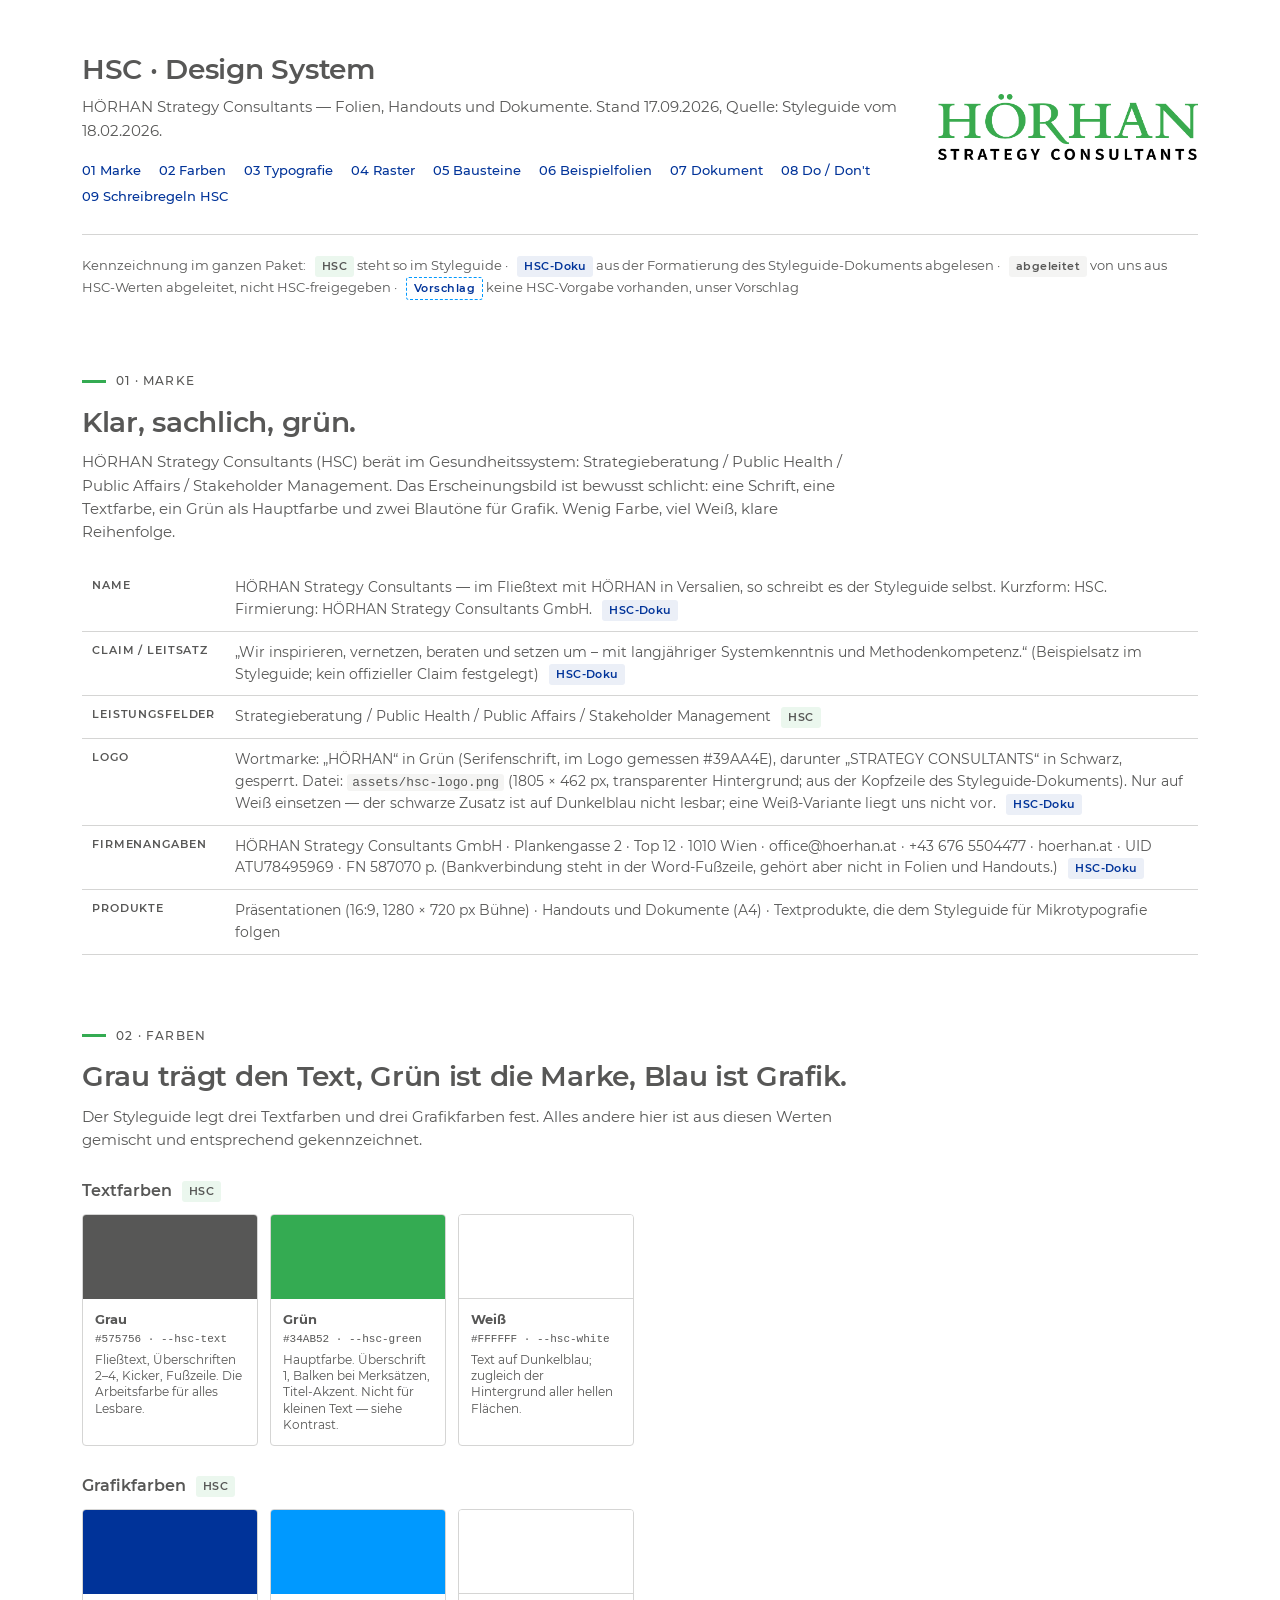
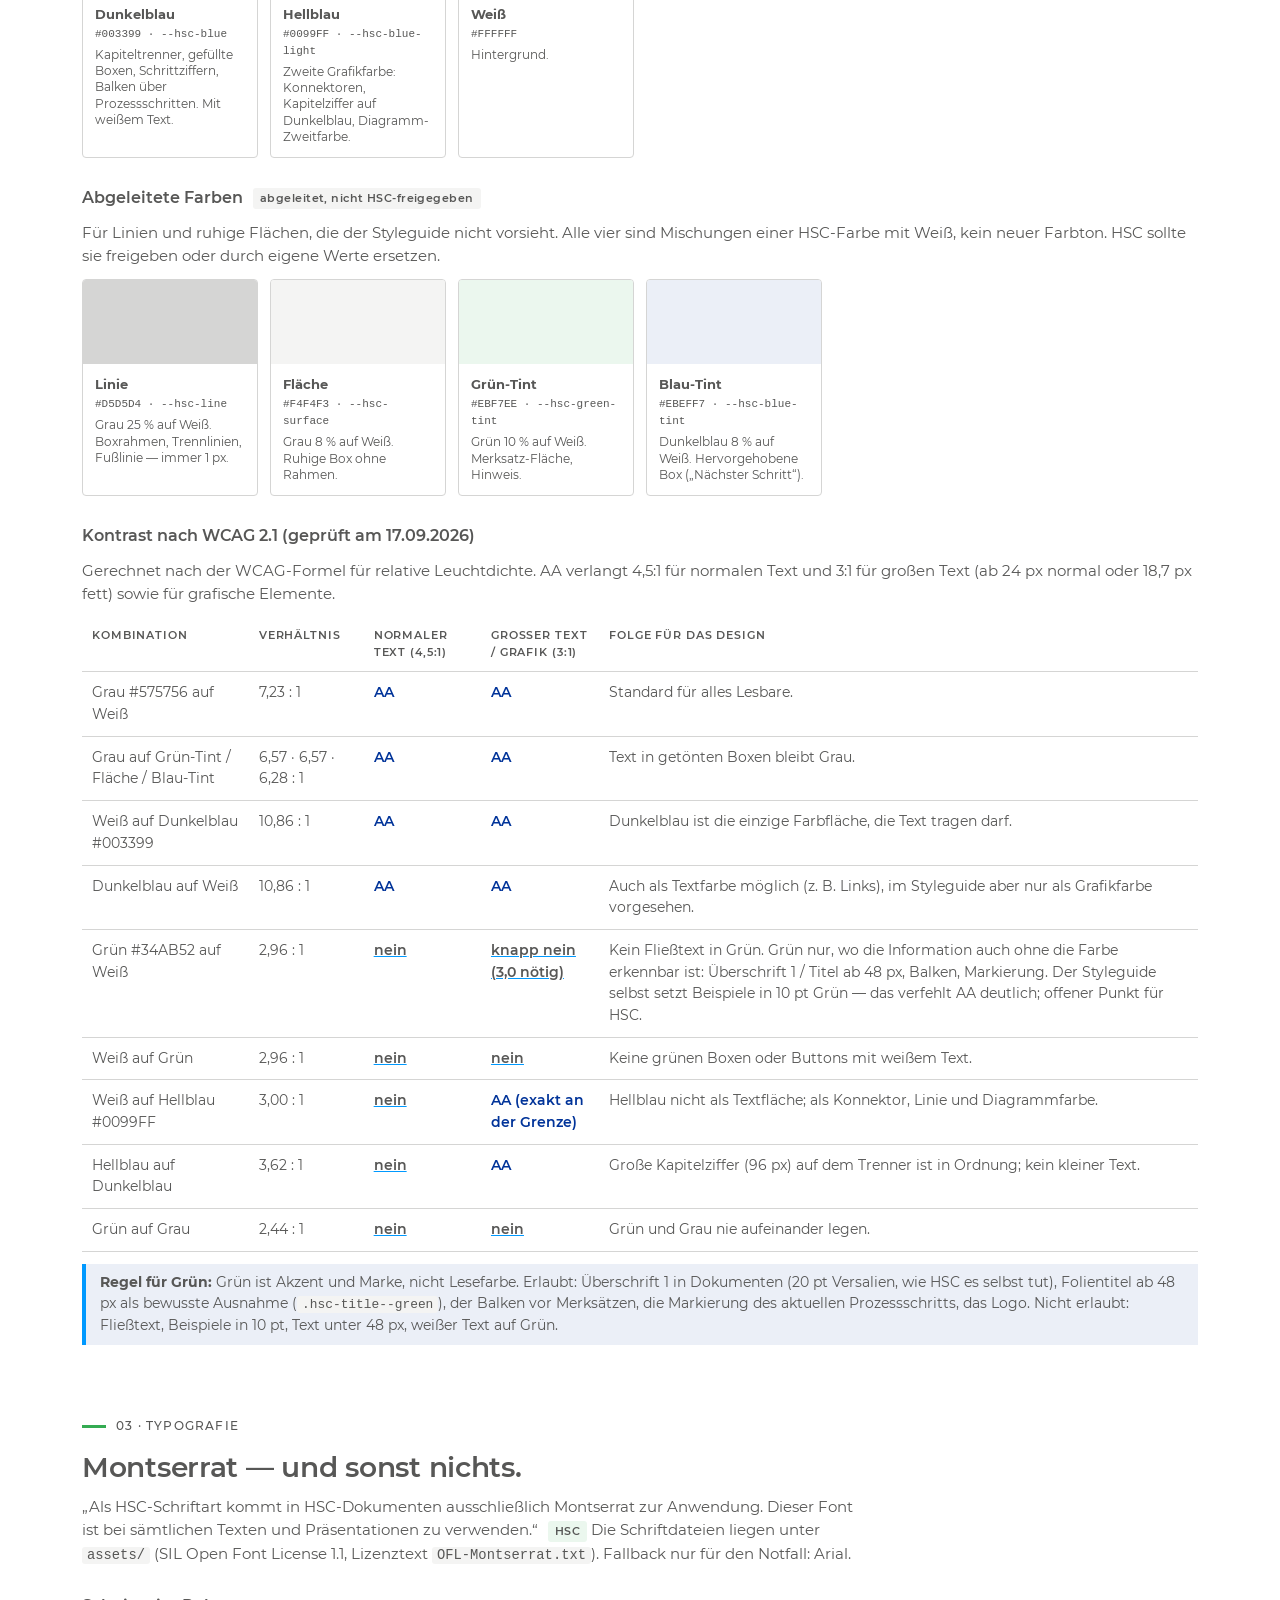
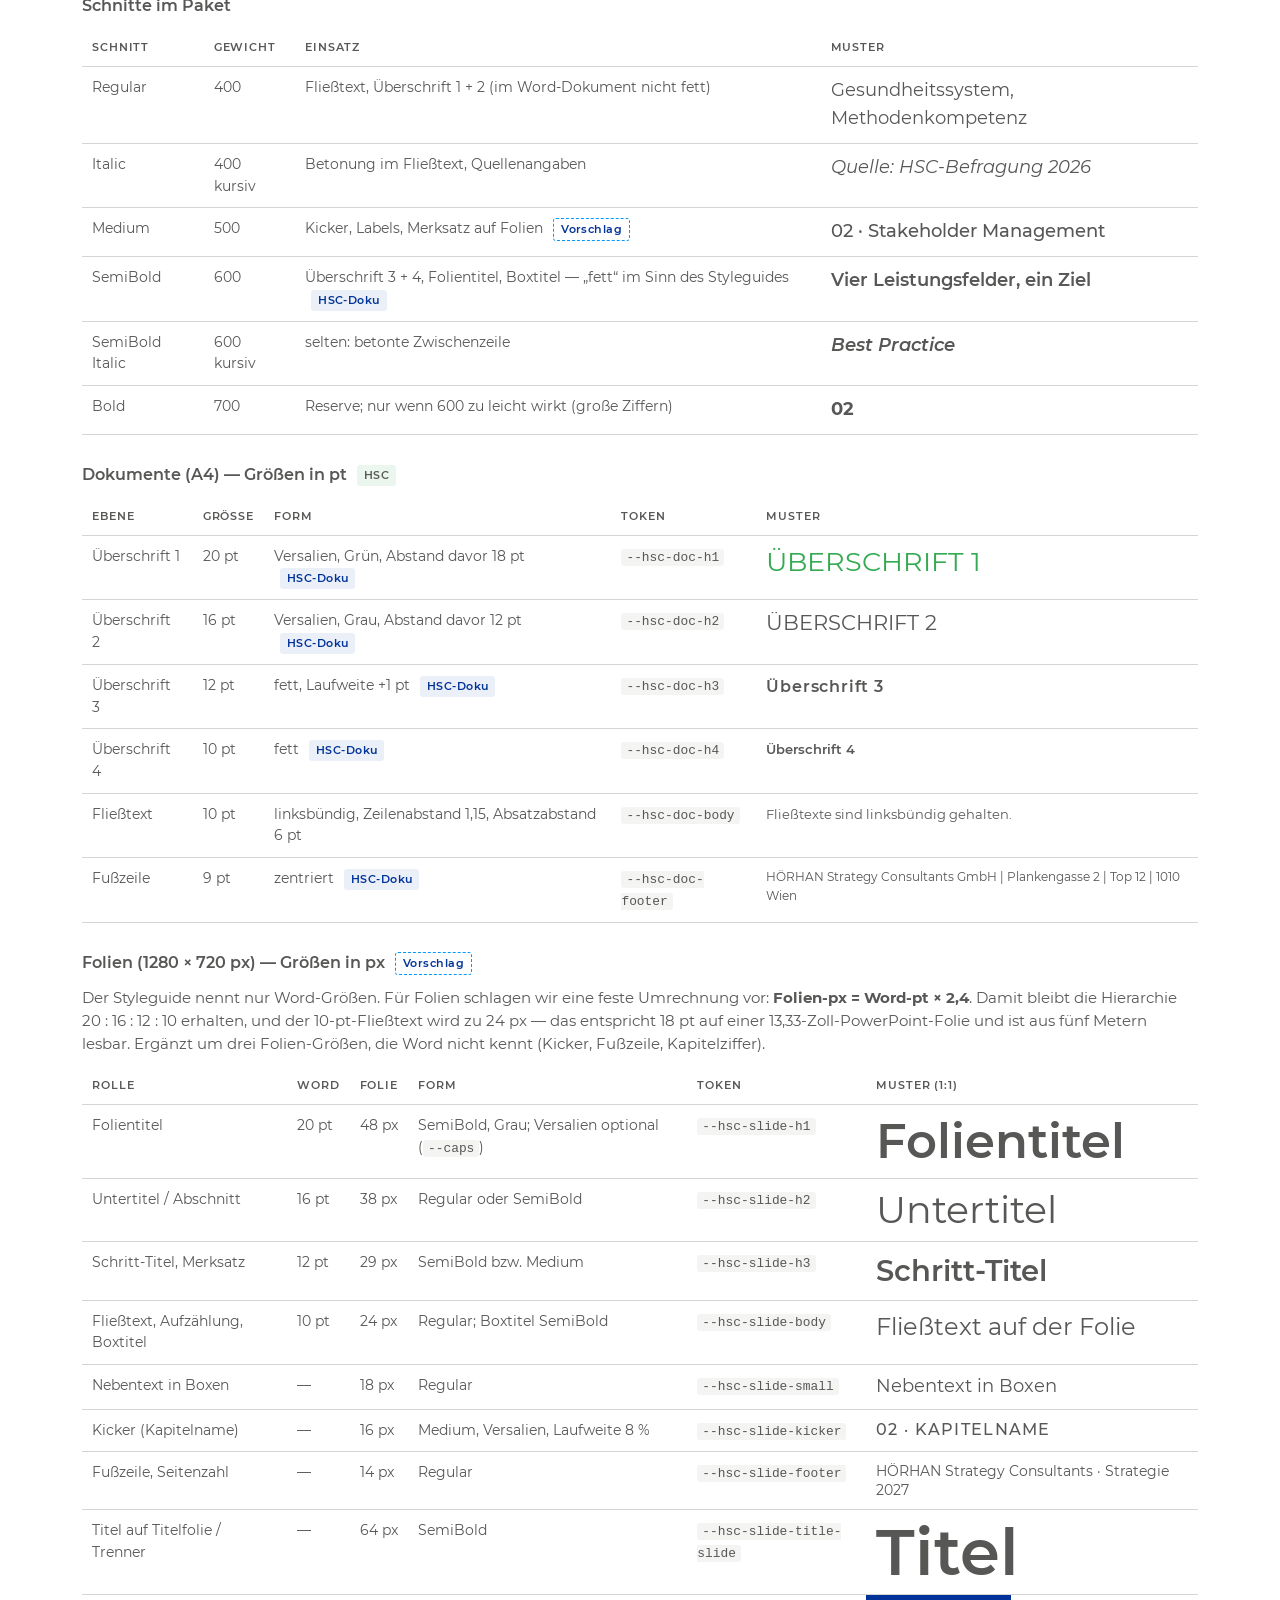
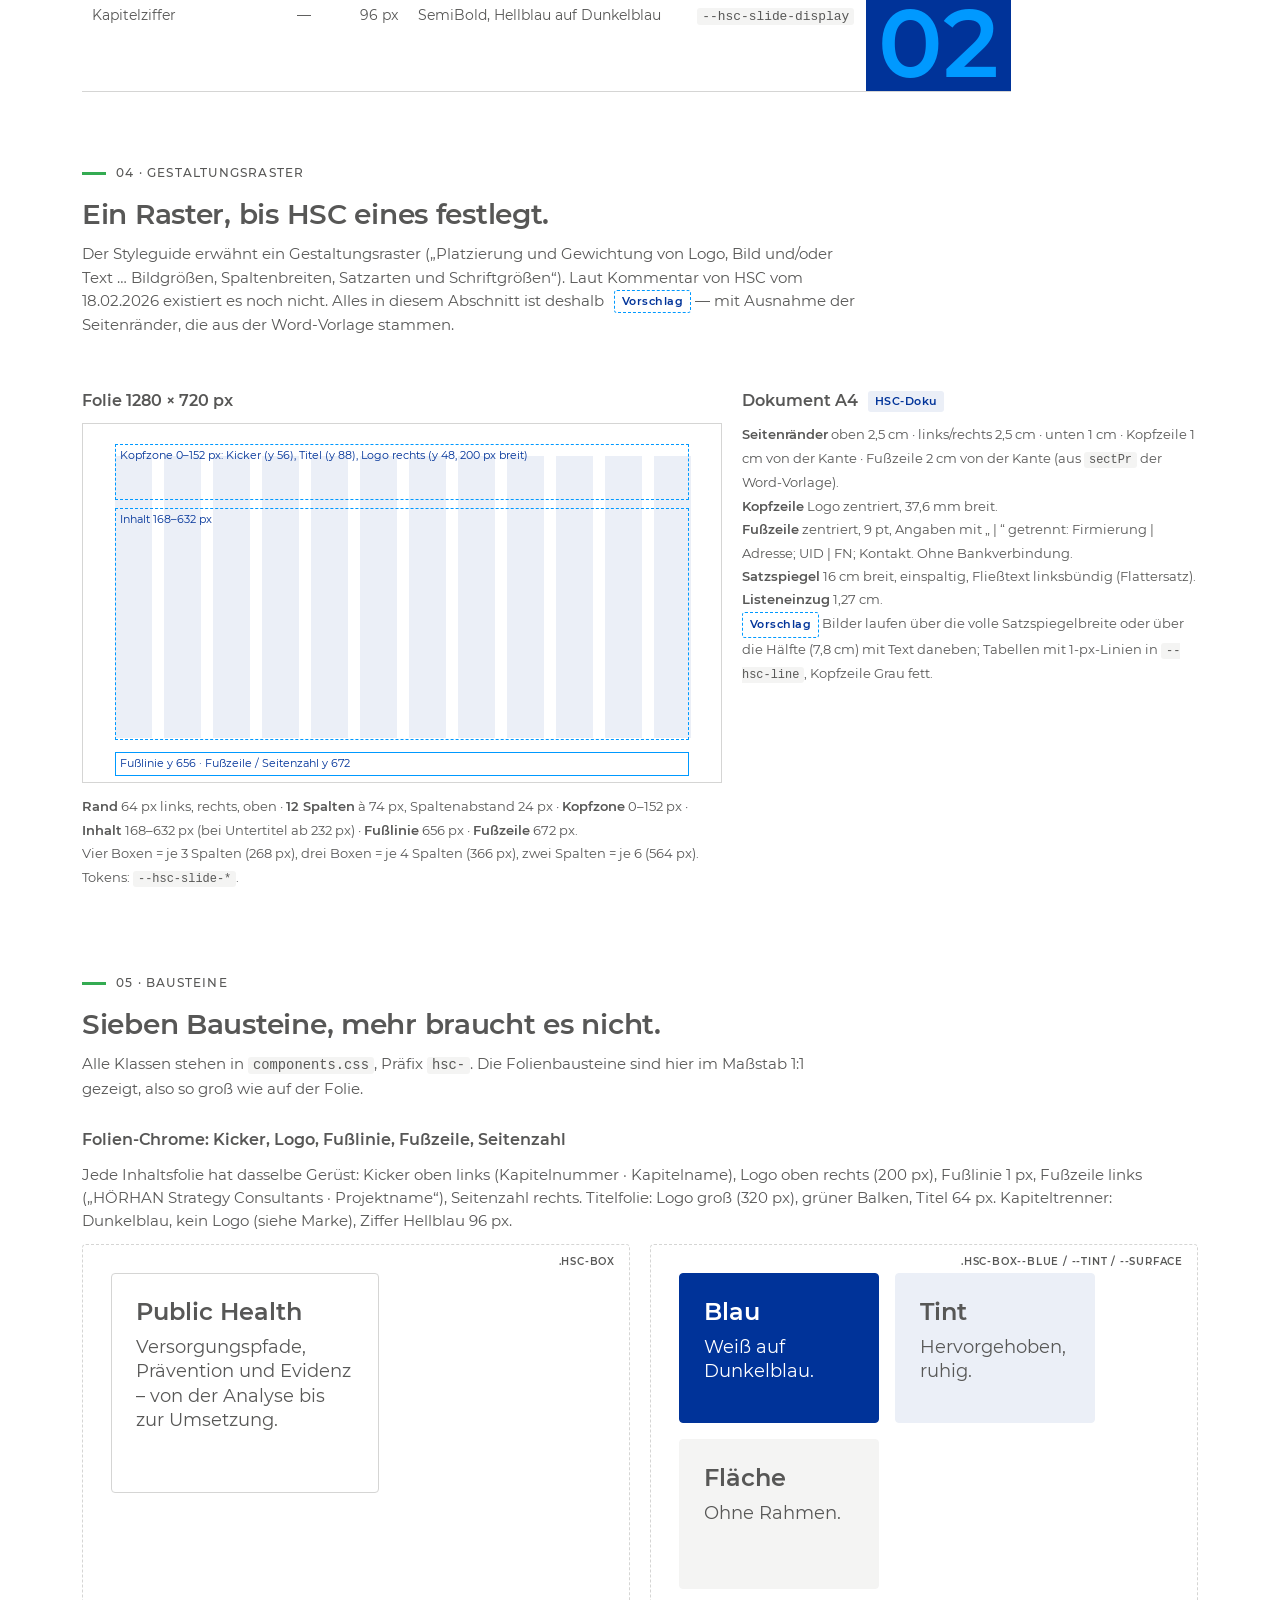
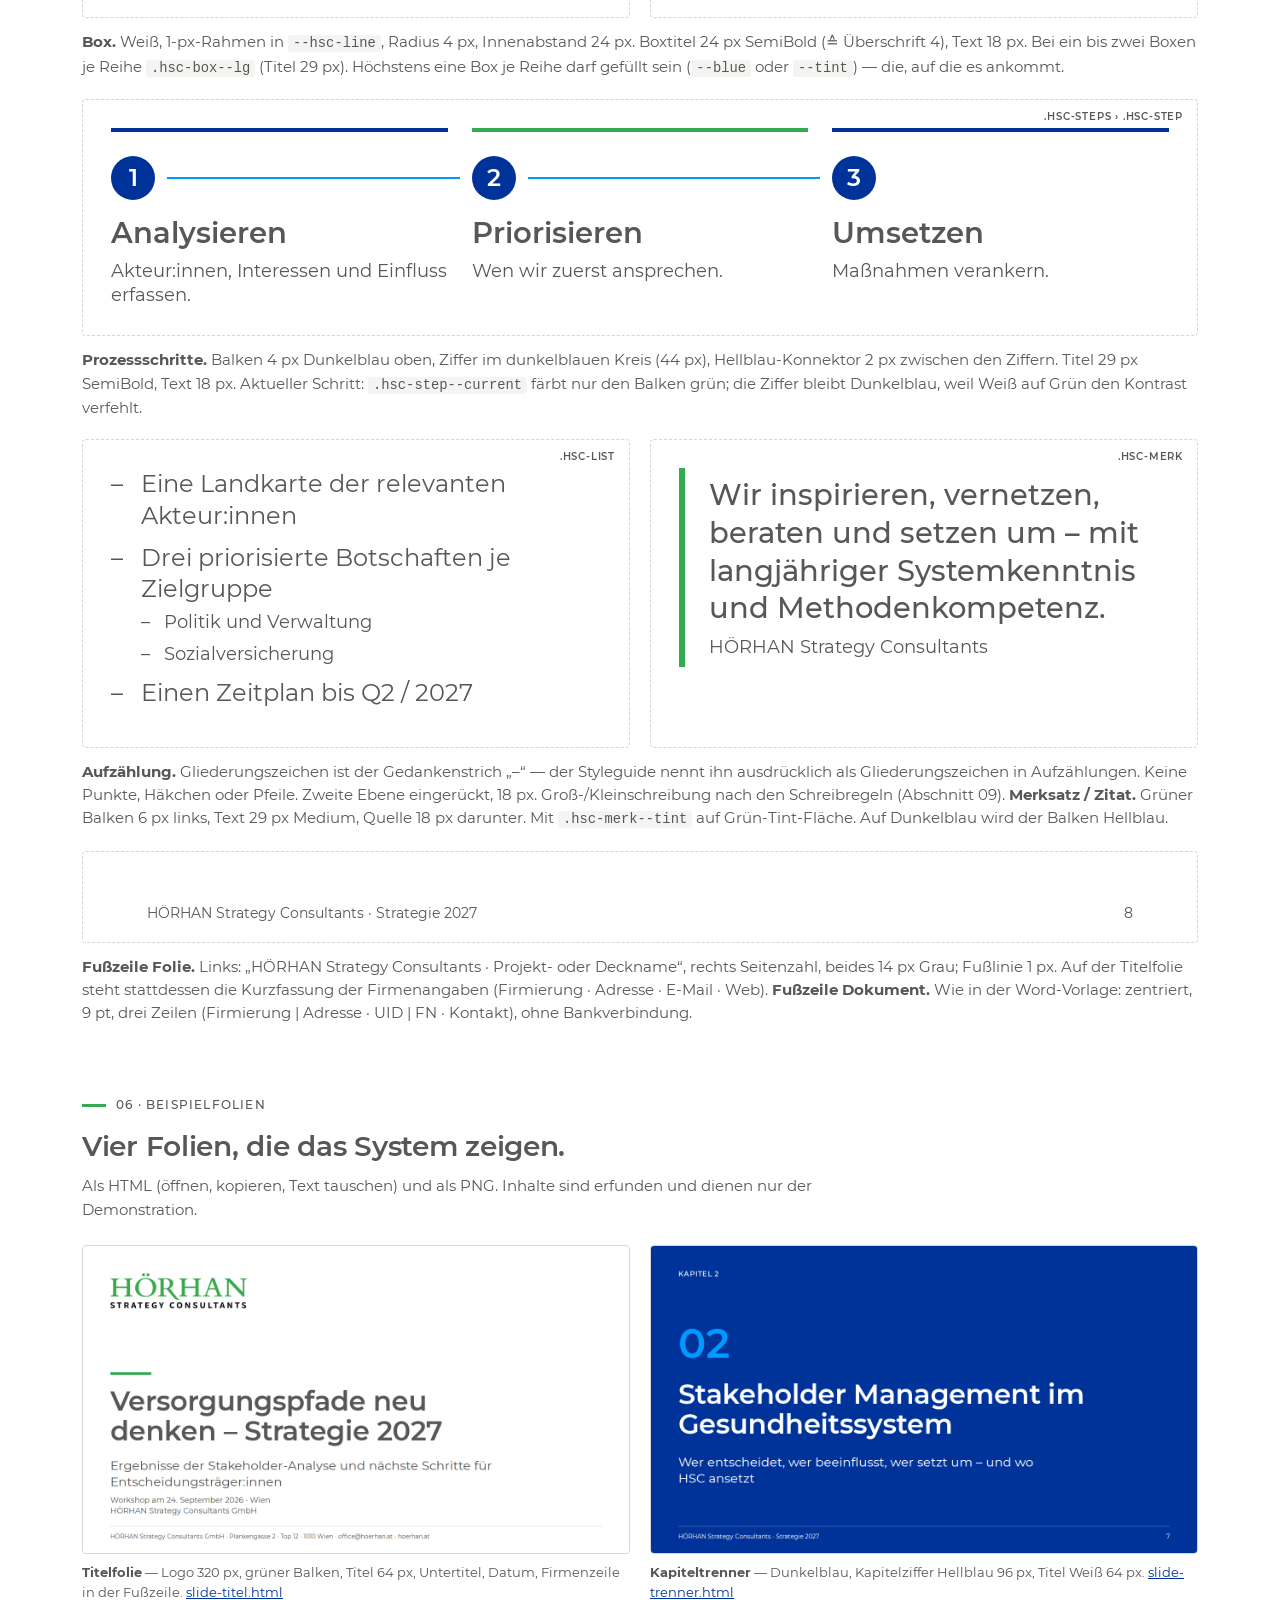
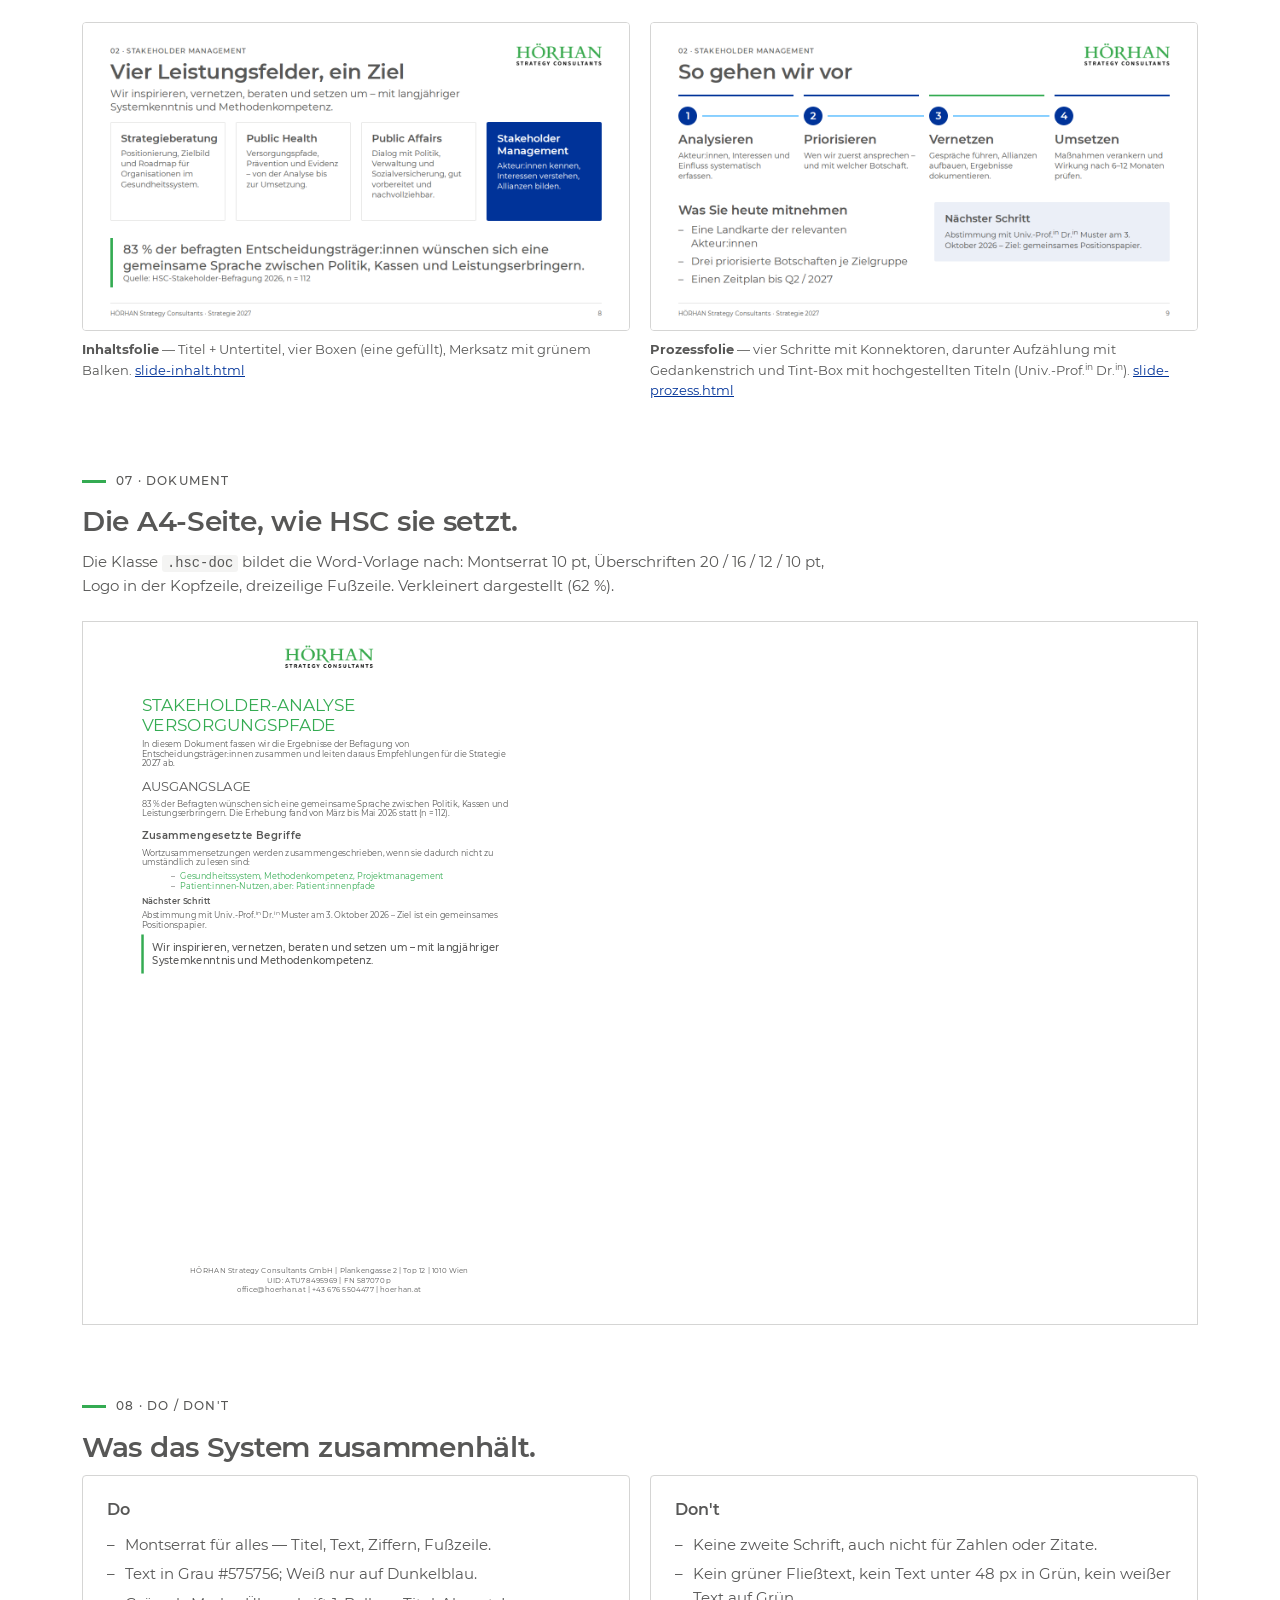
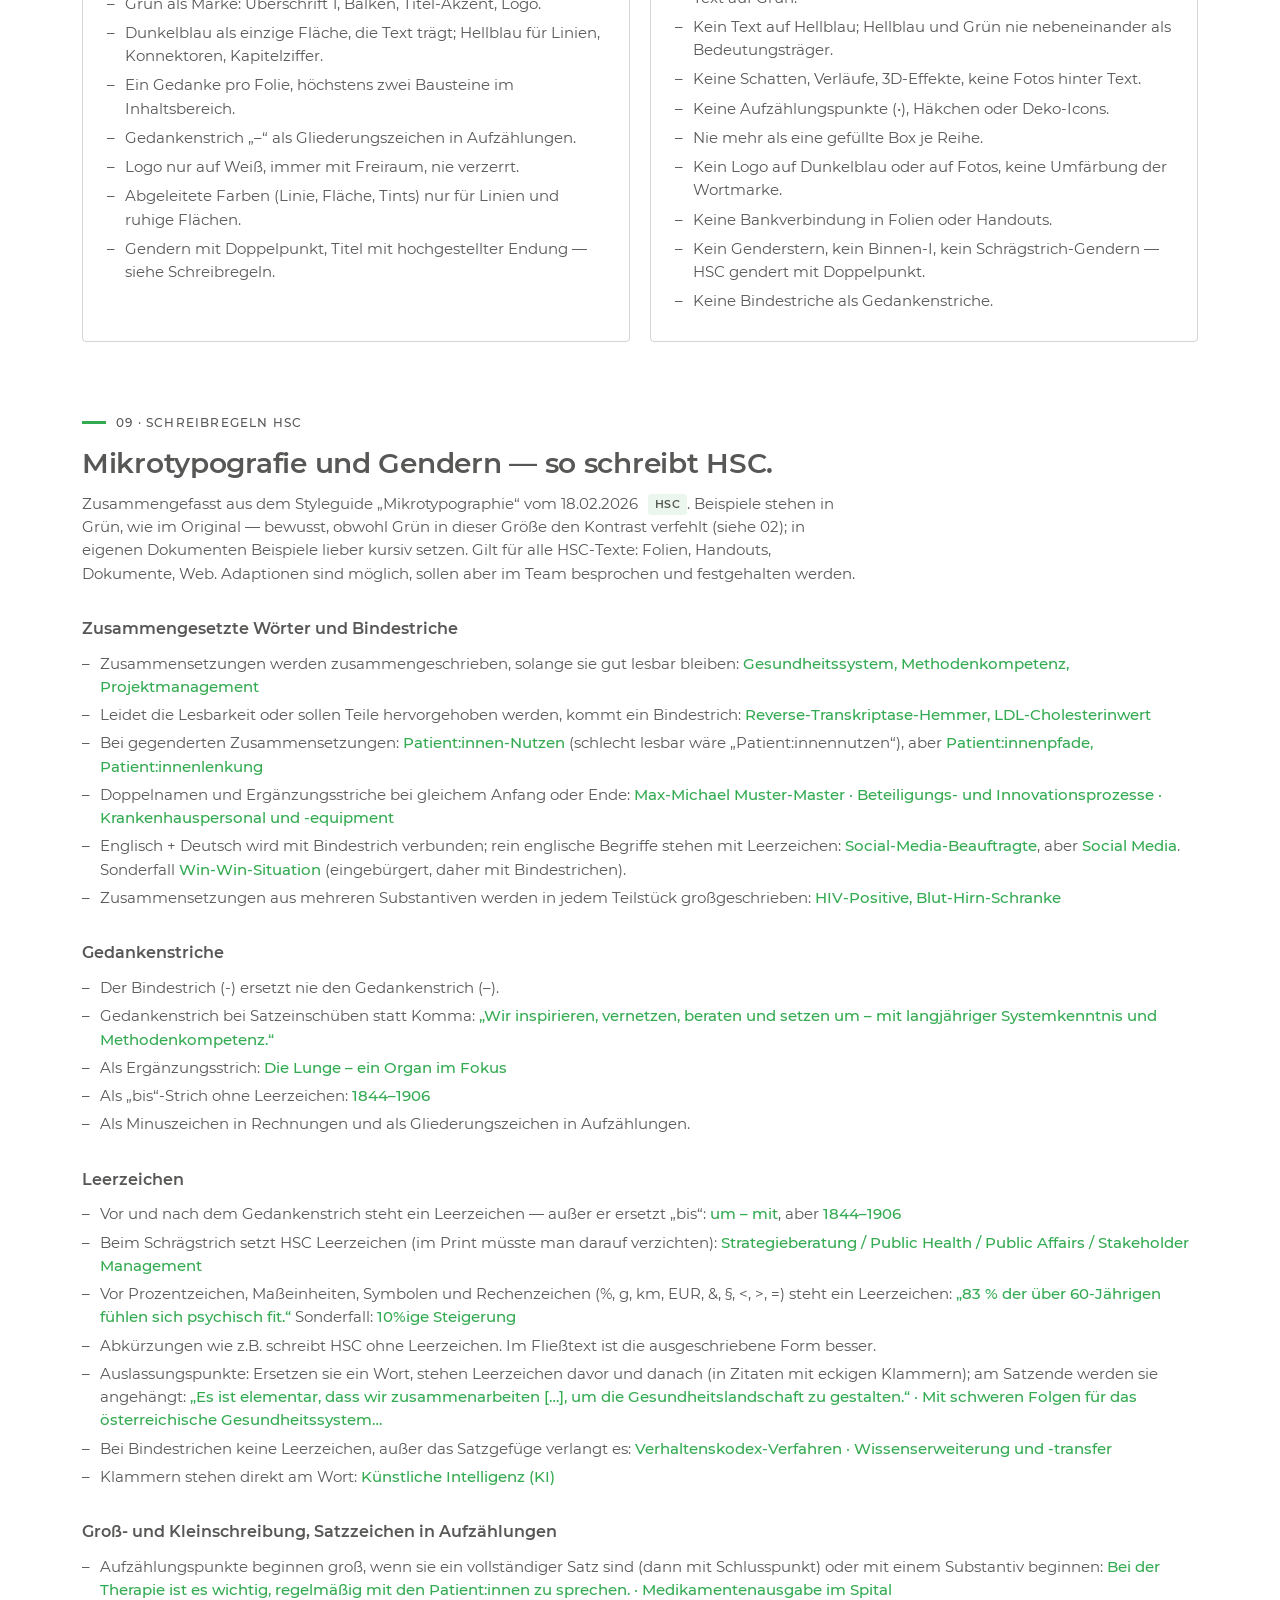
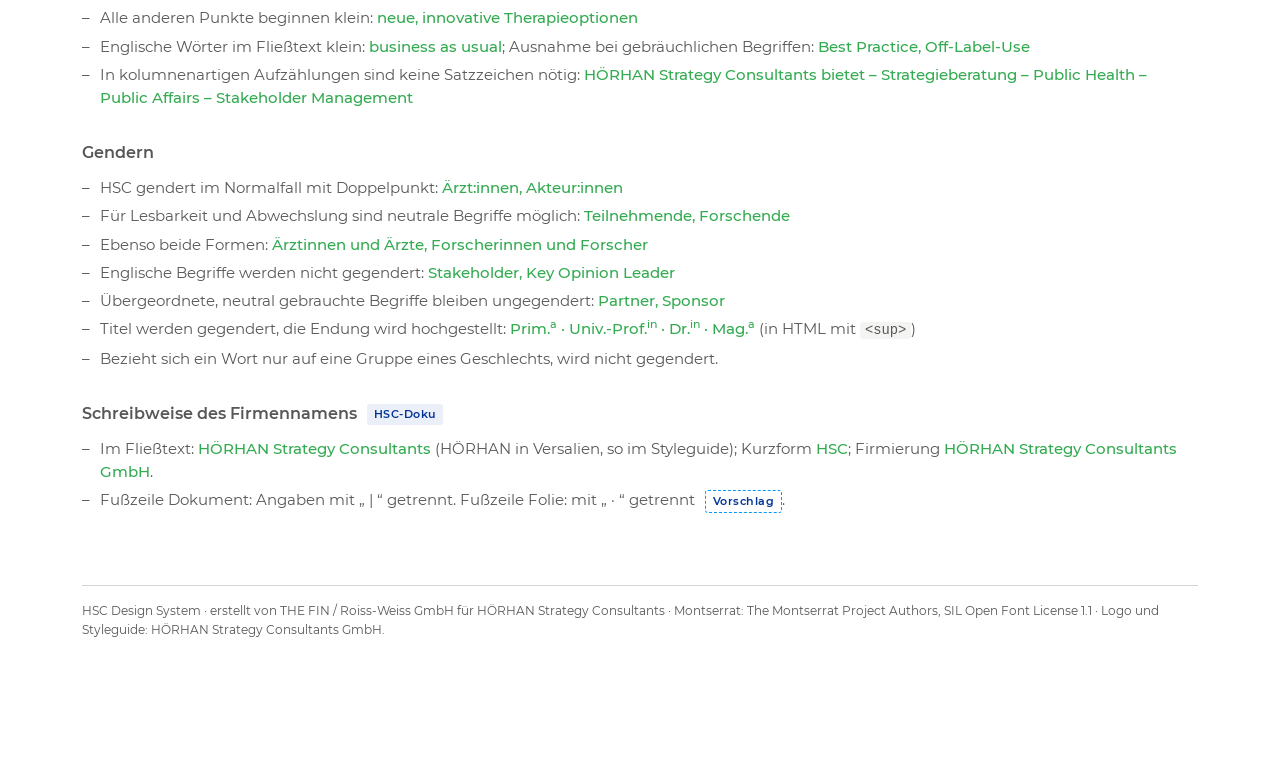
<file: plugins/hsc-design/skills/hsc-design-branding/assets/design-system/index.html>
<!doctype html>
<html lang="de">
<head>
<meta charset="utf-8">
<meta name="viewport" content="width=device-width,initial-scale=1">
<title>HSC · Design System</title>
<link rel="stylesheet" href="tokens.css">
<link rel="stylesheet" href="components.css">
<style>
  *{box-sizing:border-box}
  body{margin:0;background:var(--hsc-white);color:var(--hsc-text);font-family:var(--hsc-font);font-size:15px;line-height:1.55}
  .wrap{max-width:1180px;margin:0 auto;padding:48px 32px 120px}
  header.top{display:flex;align-items:center;justify-content:space-between;gap:24px;padding-bottom:28px;border-bottom:1px solid var(--hsc-line)}
  header.top img{width:260px;height:auto}
  header.top h1{margin:0;font-size:28px;font-weight:600;letter-spacing:-.01em}
  header.top p{margin:4px 0 0}
  nav{display:flex;flex-wrap:wrap;gap:6px 18px;margin:18px 0 0;font-size:13px}
  nav a{color:var(--hsc-blue);text-decoration:none;font-weight:500}
  section{margin-top:72px}
  .kick{font-size:12px;letter-spacing:.1em;text-transform:uppercase;font-weight:500;display:flex;align-items:center;gap:10px}
  .kick::before{content:"";width:24px;height:3px;background:var(--hsc-green)}
  h2{font-size:28px;font-weight:600;letter-spacing:-.01em;margin:10px 0 6px}
  h3{font-size:16px;font-weight:600;margin:28px 0 10px}
  .lede{max-width:780px;margin:0 0 24px}
  p{margin:0 0 12px}
  code{font-family:ui-monospace,"Cascadia Mono",Consolas,monospace;font-size:.92em;background:var(--hsc-surface);padding:1px 5px;border-radius:3px}
  .tag{display:inline-block;font-size:11px;font-weight:600;letter-spacing:.04em;padding:2px 7px;border-radius:3px;vertical-align:middle;margin-left:6px}
  .tag--hsc{background:var(--hsc-green-tint);color:var(--hsc-text)}
  .tag--doku{background:var(--hsc-blue-tint);color:var(--hsc-blue)}
  .tag--abg{background:var(--hsc-surface);color:var(--hsc-text)}
  .tag--vor{background:#fff;border:1px dashed var(--hsc-blue-light);color:var(--hsc-blue)}
  .swatches{display:grid;grid-template-columns:repeat(auto-fill,minmax(170px,1fr));gap:12px}
  .sw{border:1px solid var(--hsc-line);border-radius:var(--hsc-radius);overflow:hidden;background:#fff}
  .sw i{display:block;height:84px}
  .sw b{display:block;padding:10px 12px 0;font-size:13px}
  .sw code{display:block;padding:2px 12px 0;background:none;font-size:11px}
  .sw small{display:block;padding:4px 12px 12px;font-size:12px;line-height:1.35}
  table{border-collapse:collapse;width:100%;font-size:14px}
  th,td{text-align:left;padding:10px 10px;border-bottom:1px solid var(--hsc-line);vertical-align:top}
  th{font-size:11px;letter-spacing:.08em;text-transform:uppercase;font-weight:600}
  td.ok{color:var(--hsc-blue);font-weight:600}
  td.no{color:var(--hsc-text);font-weight:600;text-decoration:underline;text-decoration-color:var(--hsc-blue-light)}
  .grid2{display:grid;grid-template-columns:1fr 1fr;gap:20px}
  .demo{border:1px dashed var(--hsc-line);border-radius:var(--hsc-radius);padding:28px;position:relative;background:#fff}
  .demo .lab{position:absolute;right:14px;top:10px;font-size:10px;letter-spacing:.08em;text-transform:uppercase;font-weight:600}
  .demo--blue{background:var(--hsc-blue);color:#fff;border-color:var(--hsc-blue)}
  .demo--blue .lab{color:#fff}
  .stage{font-family:var(--hsc-font);font-size:var(--hsc-slide-body);line-height:var(--hsc-slide-lh)}   /* Folienmaßstab 1:1 */
  .dodont{display:grid;grid-template-columns:1fr 1fr;gap:20px}
  .dodont > div{border:1px solid var(--hsc-line);border-radius:var(--hsc-radius);padding:22px 24px;background:#fff}
  .dodont h3{margin:0 0 10px;font-size:16px}
  .dodont ul{margin:0;padding-left:0;list-style:none}
  .dodont li{margin:6px 0;padding-left:1.2em;position:relative}
  .dodont li::before{content:"–";position:absolute;left:0}
  .thumbs{display:grid;grid-template-columns:repeat(2,1fr);gap:20px}
  .thumbs img{width:100%;display:block;border:1px solid var(--hsc-line);border-radius:var(--hsc-radius)}
  .thumbs figure{margin:0}
  .thumbs figcaption{font-size:13px;margin-top:8px}
  .thumbs a{color:var(--hsc-blue)}
  .rules h3{margin-top:32px}
  .rules ul{list-style:none;padding-left:0;margin:0 0 12px}
  .rules li{position:relative;padding-left:1.2em;margin:5px 0}
  .rules li::before{content:"–";position:absolute;left:0}
  .ex{color:var(--hsc-green);font-weight:500}
  .measure{font-size:13px;line-height:1.8}
  .measure b{font-weight:600}
  .gridviz{position:relative;width:640px;height:360px;border:1px solid var(--hsc-line);background:#fff;font-size:11px}
  .gridviz .col{position:absolute;top:32px;bottom:44px;background:var(--hsc-blue-tint)}
  .gridviz .zone{position:absolute;left:32px;right:32px;border:1px dashed var(--hsc-blue-light);color:var(--hsc-blue);padding:2px 4px}
  .note{border-left:4px solid var(--hsc-blue-light);padding:8px 14px;background:var(--hsc-blue-tint);margin:12px 0;font-size:14px}
  .docpreview{transform:scale(.62);transform-origin:top left;width:210mm;height:calc(297mm*.62);overflow:visible}
  .docwrap{height:calc(297mm*.62 + 8px);overflow:hidden;border:1px solid var(--hsc-line)}
  sup{font-size:.7em;line-height:0}
</style>
</head>
<body>
<div class="wrap">

<header class="top">
  <div>
    <h1>HSC · Design System</h1>
    <p>HÖRHAN Strategy Consultants — Folien, Handouts und Dokumente. Stand 17.09.2026, Quelle: Styleguide vom 18.02.2026.</p>
    <nav>
      <a href="#marke">01 Marke</a><a href="#farben">02 Farben</a><a href="#typo">03 Typografie</a><a href="#raster">04 Raster</a>
      <a href="#bausteine">05 Bausteine</a><a href="#folien">06 Beispielfolien</a><a href="#dokument">07 Dokument</a><a href="#dodont">08 Do / Don't</a><a href="#schreibregeln">09 Schreibregeln HSC</a>
    </nav>
  </div>
  <img src="assets/hsc-logo.png" alt="HÖRHAN Strategy Consultants">
</header>

<p style="margin-top:20px;font-size:13px">Kennzeichnung im ganzen Paket:
  <span class="tag tag--hsc">HSC</span> steht so im Styleguide ·
  <span class="tag tag--doku">HSC-Doku</span> aus der Formatierung des Styleguide-Dokuments abgelesen ·
  <span class="tag tag--abg">abgeleitet</span> von uns aus HSC-Werten abgeleitet, nicht HSC-freigegeben ·
  <span class="tag tag--vor">Vorschlag</span> keine HSC-Vorgabe vorhanden, unser Vorschlag
</p>

<!-- ============================================================ -->
<section id="marke">
  <div class="kick">01 · Marke</div>
  <h2>Klar, sachlich, grün.</h2>
  <p class="lede">HÖRHAN Strategy Consultants (HSC) berät im Gesundheitssystem: Strategieberatung / Public Health / Public Affairs / Stakeholder Management. Das Erscheinungsbild ist bewusst schlicht: eine Schrift, eine Textfarbe, ein Grün als Hauptfarbe und zwei Blautöne für Grafik. Wenig Farbe, viel Weiß, klare Reihenfolge.</p>
  <table>
    <tr><th>Name</th><td>HÖRHAN Strategy Consultants — im Fließtext mit HÖRHAN in Versalien, so schreibt es der Styleguide selbst. Kurzform: HSC. Firmierung: HÖRHAN Strategy Consultants GmbH. <span class="tag tag--doku">HSC-Doku</span></td></tr>
    <tr><th>Claim / Leitsatz</th><td>„Wir inspirieren, vernetzen, beraten und setzen um – mit langjähriger Systemkenntnis und Methodenkompetenz.“ (Beispielsatz im Styleguide; kein offizieller Claim festgelegt) <span class="tag tag--doku">HSC-Doku</span></td></tr>
    <tr><th>Leistungsfelder</th><td>Strategieberatung / Public Health / Public Affairs / Stakeholder Management <span class="tag tag--hsc">HSC</span></td></tr>
    <tr><th>Logo</th><td>Wortmarke: „HÖRHAN“ in Grün (Serifenschrift, im Logo gemessen #39AA4E), darunter „STRATEGY CONSULTANTS“ in Schwarz, gesperrt. Datei: <code>assets/hsc-logo.png</code> (1805 × 462 px, transparenter Hintergrund; aus der Kopfzeile des Styleguide-Dokuments). Nur auf Weiß einsetzen — der schwarze Zusatz ist auf Dunkelblau nicht lesbar; eine Weiß-Variante liegt uns nicht vor. <span class="tag tag--doku">HSC-Doku</span></td></tr>
    <tr><th>Firmenangaben</th><td>HÖRHAN Strategy Consultants GmbH · Plankengasse 2 · Top 12 · 1010 Wien · office@hoerhan.at · +43 676 5504477 · hoerhan.at · UID ATU78495969 · FN 587070 p. (Bankverbindung steht in der Word-Fußzeile, gehört aber nicht in Folien und Handouts.) <span class="tag tag--doku">HSC-Doku</span></td></tr>
    <tr><th>Produkte</th><td>Präsentationen (16:9, 1280 × 720 px Bühne) · Handouts und Dokumente (A4) · Textprodukte, die dem Styleguide für Mikrotypografie folgen</td></tr>
  </table>
</section>

<!-- ============================================================ -->
<section id="farben">
  <div class="kick">02 · Farben</div>
  <h2>Grau trägt den Text, Grün ist die Marke, Blau ist Grafik.</h2>
  <p class="lede">Der Styleguide legt drei Textfarben und drei Grafikfarben fest. Alles andere hier ist aus diesen Werten gemischt und entsprechend gekennzeichnet.</p>

  <h3>Textfarben <span class="tag tag--hsc">HSC</span></h3>
  <div class="swatches">
    <div class="sw"><i style="background:#575756"></i><b>Grau</b><code>#575756 · --hsc-text</code><small>Fließtext, Überschriften 2–4, Kicker, Fußzeile. Die Arbeitsfarbe für alles Lesbare.</small></div>
    <div class="sw"><i style="background:#34AB52"></i><b>Grün</b><code>#34AB52 · --hsc-green</code><small>Hauptfarbe. Überschrift 1, Balken bei Merksätzen, Titel-Akzent. Nicht für kleinen Text — siehe Kontrast.</small></div>
    <div class="sw"><i style="background:#FFFFFF;border-bottom:1px solid #D5D5D4"></i><b>Weiß</b><code>#FFFFFF · --hsc-white</code><small>Text auf Dunkelblau; zugleich der Hintergrund aller hellen Flächen.</small></div>
  </div>

  <h3>Grafikfarben <span class="tag tag--hsc">HSC</span></h3>
  <div class="swatches">
    <div class="sw"><i style="background:#003399"></i><b>Dunkelblau</b><code>#003399 · --hsc-blue</code><small>Kapiteltrenner, gefüllte Boxen, Schrittziffern, Balken über Prozessschritten. Mit weißem Text.</small></div>
    <div class="sw"><i style="background:#0099FF"></i><b>Hellblau</b><code>#0099FF · --hsc-blue-light</code><small>Zweite Grafikfarbe: Konnektoren, Kapitelziffer auf Dunkelblau, Diagramm-Zweitfarbe.</small></div>
    <div class="sw"><i style="background:#FFFFFF;border-bottom:1px solid #D5D5D4"></i><b>Weiß</b><code>#FFFFFF</code><small>Hintergrund.</small></div>
  </div>

  <h3>Abgeleitete Farben <span class="tag tag--abg">abgeleitet, nicht HSC-freigegeben</span></h3>
  <p>Für Linien und ruhige Flächen, die der Styleguide nicht vorsieht. Alle vier sind Mischungen einer HSC-Farbe mit Weiß, kein neuer Farbton. HSC sollte sie freigeben oder durch eigene Werte ersetzen.</p>
  <div class="swatches">
    <div class="sw"><i style="background:#D5D5D4"></i><b>Linie</b><code>#D5D5D4 · --hsc-line</code><small>Grau 25 % auf Weiß. Boxrahmen, Trennlinien, Fußlinie — immer 1 px.</small></div>
    <div class="sw"><i style="background:#F4F4F3"></i><b>Fläche</b><code>#F4F4F3 · --hsc-surface</code><small>Grau 8 % auf Weiß. Ruhige Box ohne Rahmen.</small></div>
    <div class="sw"><i style="background:#EBF7EE"></i><b>Grün-Tint</b><code>#EBF7EE · --hsc-green-tint</code><small>Grün 10 % auf Weiß. Merksatz-Fläche, Hinweis.</small></div>
    <div class="sw"><i style="background:#EBEFF7"></i><b>Blau-Tint</b><code>#EBEFF7 · --hsc-blue-tint</code><small>Dunkelblau 8 % auf Weiß. Hervorgehobene Box („Nächster Schritt“).</small></div>
  </div>

  <h3>Kontrast nach WCAG 2.1 (geprüft am 17.09.2026)</h3>
  <p>Gerechnet nach der WCAG-Formel für relative Leuchtdichte. AA verlangt 4,5:1 für normalen Text und 3:1 für großen Text (ab 24 px normal oder 18,7 px fett) sowie für grafische Elemente.</p>
  <table>
    <tr><th>Kombination</th><th>Verhältnis</th><th>Normaler Text (4,5:1)</th><th>Großer Text / Grafik (3:1)</th><th>Folge für das Design</th></tr>
    <tr><td>Grau #575756 auf Weiß</td><td>7,23 : 1</td><td class="ok">AA</td><td class="ok">AA</td><td>Standard für alles Lesbare.</td></tr>
    <tr><td>Grau auf Grün-Tint / Fläche / Blau-Tint</td><td>6,57 · 6,57 · 6,28 : 1</td><td class="ok">AA</td><td class="ok">AA</td><td>Text in getönten Boxen bleibt Grau.</td></tr>
    <tr><td>Weiß auf Dunkelblau #003399</td><td>10,86 : 1</td><td class="ok">AA</td><td class="ok">AA</td><td>Dunkelblau ist die einzige Farbfläche, die Text tragen darf.</td></tr>
    <tr><td>Dunkelblau auf Weiß</td><td>10,86 : 1</td><td class="ok">AA</td><td class="ok">AA</td><td>Auch als Textfarbe möglich (z. B. Links), im Styleguide aber nur als Grafikfarbe vorgesehen.</td></tr>
    <tr><td>Grün #34AB52 auf Weiß</td><td>2,96 : 1</td><td class="no">nein</td><td class="no">knapp nein (3,0 nötig)</td><td>Kein Fließtext in Grün. Grün nur, wo die Information auch ohne die Farbe erkennbar ist: Überschrift 1 / Titel ab 48 px, Balken, Markierung. Der Styleguide selbst setzt Beispiele in 10 pt Grün — das verfehlt AA deutlich; offener Punkt für HSC.</td></tr>
    <tr><td>Weiß auf Grün</td><td>2,96 : 1</td><td class="no">nein</td><td class="no">nein</td><td>Keine grünen Boxen oder Buttons mit weißem Text.</td></tr>
    <tr><td>Weiß auf Hellblau #0099FF</td><td>3,00 : 1</td><td class="no">nein</td><td class="ok">AA (exakt an der Grenze)</td><td>Hellblau nicht als Textfläche; als Konnektor, Linie und Diagrammfarbe.</td></tr>
    <tr><td>Hellblau auf Dunkelblau</td><td>3,62 : 1</td><td class="no">nein</td><td class="ok">AA</td><td>Große Kapitelziffer (96 px) auf dem Trenner ist in Ordnung; kein kleiner Text.</td></tr>
    <tr><td>Grün auf Grau</td><td>2,44 : 1</td><td class="no">nein</td><td class="no">nein</td><td>Grün und Grau nie aufeinander legen.</td></tr>
  </table>
  <div class="note"><b>Regel für Grün:</b> Grün ist Akzent und Marke, nicht Lesefarbe. Erlaubt: Überschrift 1 in Dokumenten (20 pt Versalien, wie HSC es selbst tut), Folientitel ab 48 px als bewusste Ausnahme (<code>.hsc-title--green</code>), der Balken vor Merksätzen, die Markierung des aktuellen Prozessschritts, das Logo. Nicht erlaubt: Fließtext, Beispiele in 10 pt, Text unter 48 px, weißer Text auf Grün.</div>
</section>

<!-- ============================================================ -->
<section id="typo">
  <div class="kick">03 · Typografie</div>
  <h2>Montserrat — und sonst nichts.</h2>
  <p class="lede">„Als HSC-Schriftart kommt in HSC-Dokumenten ausschließlich Montserrat zur Anwendung. Dieser Font ist bei sämtlichen Texten und Präsentationen zu verwenden.“ <span class="tag tag--hsc">HSC</span> Die Schriftdateien liegen unter <code>assets/</code> (SIL Open Font License 1.1, Lizenztext <code>OFL-Montserrat.txt</code>). Fallback nur für den Notfall: Arial.</p>

  <h3>Schnitte im Paket</h3>
  <table>
    <tr><th>Schnitt</th><th>Gewicht</th><th>Einsatz</th><th>Muster</th></tr>
    <tr><td>Regular</td><td>400</td><td>Fließtext, Überschrift 1 + 2 (im Word-Dokument nicht fett)</td><td style="font-weight:400;font-size:18px">Gesundheitssystem, Methodenkompetenz</td></tr>
    <tr><td>Italic</td><td>400 kursiv</td><td>Betonung im Fließtext, Quellenangaben</td><td style="font-style:italic;font-size:18px">Quelle: HSC-Befragung 2026</td></tr>
    <tr><td>Medium</td><td>500</td><td>Kicker, Labels, Merksatz auf Folien <span class="tag tag--vor">Vorschlag</span></td><td style="font-weight:500;font-size:18px">02 · Stakeholder Management</td></tr>
    <tr><td>SemiBold</td><td>600</td><td>Überschrift 3 + 4, Folientitel, Boxtitel — „fett“ im Sinn des Styleguides <span class="tag tag--doku">HSC-Doku</span></td><td style="font-weight:600;font-size:18px">Vier Leistungsfelder, ein Ziel</td></tr>
    <tr><td>SemiBold Italic</td><td>600 kursiv</td><td>selten: betonte Zwischenzeile</td><td style="font-weight:600;font-style:italic;font-size:18px">Best Practice</td></tr>
    <tr><td>Bold</td><td>700</td><td>Reserve; nur wenn 600 zu leicht wirkt (große Ziffern)</td><td style="font-weight:700;font-size:18px">02</td></tr>
  </table>

  <h3>Dokumente (A4) — Größen in pt <span class="tag tag--hsc">HSC</span></h3>
  <table>
    <tr><th>Ebene</th><th>Größe</th><th>Form</th><th>Token</th><th>Muster</th></tr>
    <tr><td>Überschrift 1</td><td>20 pt</td><td>Versalien, Grün, Abstand davor 18 pt <span class="tag tag--doku">HSC-Doku</span></td><td><code>--hsc-doc-h1</code></td><td style="font-size:20pt;text-transform:uppercase;color:var(--hsc-green);line-height:1.2">Überschrift 1</td></tr>
    <tr><td>Überschrift 2</td><td>16 pt</td><td>Versalien, Grau, Abstand davor 12 pt <span class="tag tag--doku">HSC-Doku</span></td><td><code>--hsc-doc-h2</code></td><td style="font-size:16pt;text-transform:uppercase;line-height:1.2">Überschrift 2</td></tr>
    <tr><td>Überschrift 3</td><td>12 pt</td><td>fett, Laufweite +1 pt <span class="tag tag--doku">HSC-Doku</span></td><td><code>--hsc-doc-h3</code></td><td style="font-size:12pt;font-weight:600;letter-spacing:.05em">Überschrift 3</td></tr>
    <tr><td>Überschrift 4</td><td>10 pt</td><td>fett <span class="tag tag--doku">HSC-Doku</span></td><td><code>--hsc-doc-h4</code></td><td style="font-size:10pt;font-weight:600">Überschrift 4</td></tr>
    <tr><td>Fließtext</td><td>10 pt</td><td>linksbündig, Zeilenabstand 1,15, Absatzabstand 6 pt</td><td><code>--hsc-doc-body</code></td><td style="font-size:10pt">Fließtexte sind linksbündig gehalten.</td></tr>
    <tr><td>Fußzeile</td><td>9 pt</td><td>zentriert <span class="tag tag--doku">HSC-Doku</span></td><td><code>--hsc-doc-footer</code></td><td style="font-size:9pt">HÖRHAN Strategy Consultants GmbH | Plankengasse 2 | Top 12 | 1010 Wien</td></tr>
  </table>

  <h3>Folien (1280 × 720 px) — Größen in px <span class="tag tag--vor">Vorschlag</span></h3>
  <p>Der Styleguide nennt nur Word-Größen. Für Folien schlagen wir eine feste Umrechnung vor: <b>Folien-px = Word-pt × 2,4</b>. Damit bleibt die Hierarchie 20 : 16 : 12 : 10 erhalten, und der 10-pt-Fließtext wird zu 24 px — das entspricht 18 pt auf einer 13,33-Zoll-PowerPoint-Folie und ist aus fünf Metern lesbar. Ergänzt um drei Folien-Größen, die Word nicht kennt (Kicker, Fußzeile, Kapitelziffer).</p>
  <table>
    <tr><th>Rolle</th><th>Word</th><th>Folie</th><th>Form</th><th>Token</th><th>Muster (1:1)</th></tr>
    <tr><td>Folientitel</td><td>20 pt</td><td>48 px</td><td>SemiBold, Grau; Versalien optional (<code>--caps</code>)</td><td><code>--hsc-slide-h1</code></td><td class="stage" style="font-size:48px;font-weight:600;line-height:1.1">Folientitel</td></tr>
    <tr><td>Untertitel / Abschnitt</td><td>16 pt</td><td>38 px</td><td>Regular oder SemiBold</td><td><code>--hsc-slide-h2</code></td><td class="stage" style="font-size:38px;line-height:1.1">Untertitel</td></tr>
    <tr><td>Schritt-Titel, Merksatz</td><td>12 pt</td><td>29 px</td><td>SemiBold bzw. Medium</td><td><code>--hsc-slide-h3</code></td><td class="stage" style="font-size:29px;font-weight:600">Schritt-Titel</td></tr>
    <tr><td>Fließtext, Aufzählung, Boxtitel</td><td>10 pt</td><td>24 px</td><td>Regular; Boxtitel SemiBold</td><td><code>--hsc-slide-body</code></td><td class="stage">Fließtext auf der Folie</td></tr>
    <tr><td>Nebentext in Boxen</td><td>—</td><td>18 px</td><td>Regular</td><td><code>--hsc-slide-small</code></td><td class="stage" style="font-size:18px">Nebentext in Boxen</td></tr>
    <tr><td>Kicker (Kapitelname)</td><td>—</td><td>16 px</td><td>Medium, Versalien, Laufweite 8 %</td><td><code>--hsc-slide-kicker</code></td><td class="stage" style="font-size:16px;font-weight:500;letter-spacing:.08em;text-transform:uppercase">02 · Kapitelname</td></tr>
    <tr><td>Fußzeile, Seitenzahl</td><td>—</td><td>14 px</td><td>Regular</td><td><code>--hsc-slide-footer</code></td><td class="stage" style="font-size:14px">HÖRHAN Strategy Consultants · Strategie 2027</td></tr>
    <tr><td>Titel auf Titelfolie / Trenner</td><td>—</td><td>64 px</td><td>SemiBold</td><td><code>--hsc-slide-title-slide</code></td><td class="stage" style="font-size:64px;font-weight:600;line-height:1">Titel</td></tr>
    <tr><td>Kapitelziffer</td><td>—</td><td>96 px</td><td>SemiBold, Hellblau auf Dunkelblau</td><td><code>--hsc-slide-display</code></td><td class="stage" style="font-size:96px;font-weight:600;line-height:1;color:var(--hsc-blue-light);background:var(--hsc-blue);padding:0 12px;display:inline-block">02</td></tr>
  </table>
</section>

<!-- ============================================================ -->
<section id="raster">
  <div class="kick">04 · Gestaltungsraster</div>
  <h2>Ein Raster, bis HSC eines festlegt.</h2>
  <p class="lede">Der Styleguide erwähnt ein Gestaltungsraster („Platzierung und Gewichtung von Logo, Bild und/oder Text … Bildgrößen, Spaltenbreiten, Satzarten und Schriftgrößen“). Laut Kommentar von HSC vom 18.02.2026 existiert es noch nicht. Alles in diesem Abschnitt ist deshalb <span class="tag tag--vor">Vorschlag</span> — mit Ausnahme der Seitenränder, die aus der Word-Vorlage stammen.</p>

  <div class="grid2">
    <div>
      <h3>Folie 1280 × 720 px</h3>
      <div class="gridviz">
        <div class="col" style="left:32px;width:37px"></div><div class="col" style="left:81px;width:37px"></div><div class="col" style="left:130px;width:37px"></div><div class="col" style="left:179px;width:37px"></div><div class="col" style="left:228px;width:37px"></div><div class="col" style="left:277px;width:37px"></div><div class="col" style="left:326px;width:37px"></div><div class="col" style="left:375px;width:37px"></div><div class="col" style="left:424px;width:37px"></div><div class="col" style="left:473px;width:37px"></div><div class="col" style="left:522px;width:37px"></div><div class="col" style="left:571px;width:37px"></div>
        <div class="zone" style="top:20px;height:56px">Kopfzone 0–152 px: Kicker (y 56), Titel (y 88), Logo rechts (y 48, 200 px breit)</div>
        <div class="zone" style="top:84px;height:232px">Inhalt 168–632 px</div>
        <div class="zone" style="top:328px;height:24px;border-style:solid">Fußlinie y 656 · Fußzeile / Seitenzahl y 672</div>
      </div>
      <p class="measure" style="margin-top:12px">
        <b>Rand</b> 64 px links, rechts, oben · <b>12 Spalten</b> à 74 px, Spaltenabstand 24 px · <b>Kopfzone</b> 0–152 px · <b>Inhalt</b> 168–632 px (bei Untertitel ab 232 px) · <b>Fußlinie</b> 656 px · <b>Fußzeile</b> 672 px.<br>
        Vier Boxen = je 3 Spalten (268 px), drei Boxen = je 4 Spalten (366 px), zwei Spalten = je 6 (564 px). Tokens: <code>--hsc-slide-*</code>.
      </p>
    </div>
    <div>
      <h3>Dokument A4 <span class="tag tag--doku">HSC-Doku</span></h3>
      <p class="measure">
        <b>Seitenränder</b> oben 2,5 cm · links/rechts 2,5 cm · unten 1 cm · Kopfzeile 1 cm von der Kante · Fußzeile 2 cm von der Kante (aus <code>sectPr</code> der Word-Vorlage).<br>
        <b>Kopfzeile</b> Logo zentriert, 37,6 mm breit.<br>
        <b>Fußzeile</b> zentriert, 9 pt, Angaben mit „ | “ getrennt: Firmierung | Adresse; UID | FN; Kontakt. Ohne Bankverbindung.<br>
        <b>Satzspiegel</b> 16 cm breit, einspaltig, Fließtext linksbündig (Flattersatz). <b>Listeneinzug</b> 1,27 cm.<br>
        <span class="tag tag--vor" style="margin-left:0">Vorschlag</span> Bilder laufen über die volle Satzspiegelbreite oder über die Hälfte (7,8 cm) mit Text daneben; Tabellen mit 1-px-Linien in <code>--hsc-line</code>, Kopfzeile Grau fett.
      </p>
    </div>
  </div>
</section>

<!-- ============================================================ -->
<section id="bausteine">
  <div class="kick">05 · Bausteine</div>
  <h2>Sieben Bausteine, mehr braucht es nicht.</h2>
  <p class="lede">Alle Klassen stehen in <code>components.css</code>, Präfix <code>hsc-</code>. Die Folienbausteine sind hier im Maßstab 1:1 gezeigt, also so groß wie auf der Folie.</p>

  <h3>Folien-Chrome: Kicker, Logo, Fußlinie, Fußzeile, Seitenzahl</h3>
  <p>Jede Inhaltsfolie hat dasselbe Gerüst: Kicker oben links (Kapitelnummer · Kapitelname), Logo oben rechts (200 px), Fußlinie 1 px, Fußzeile links („HÖRHAN Strategy Consultants · Projektname“), Seitenzahl rechts. Titelfolie: Logo groß (320 px), grüner Balken, Titel 64 px. Kapiteltrenner: Dunkelblau, kein Logo (siehe Marke), Ziffer Hellblau 96 px.</p>

  <div class="grid2">
    <div class="demo stage"><span class="lab">.hsc-box</span>
      <div class="hsc-box" style="width:268px;height:220px"><div class="hsc-box__title">Public Health</div><div class="hsc-box__text">Versorgungspfade, Prävention und Evidenz – von der Analyse bis zur Umsetzung.</div></div>
    </div>
    <div class="demo stage"><span class="lab">.hsc-box--blue / --tint / --surface</span>
      <div style="display:flex;gap:16px;flex-wrap:wrap">
        <div class="hsc-box hsc-box--blue" style="width:200px;height:150px"><div class="hsc-box__title">Blau</div><div class="hsc-box__text">Weiß auf Dunkelblau.</div></div>
        <div class="hsc-box hsc-box--tint" style="width:200px;height:150px"><div class="hsc-box__title">Tint</div><div class="hsc-box__text">Hervorgehoben, ruhig.</div></div>
        <div class="hsc-box hsc-box--surface" style="width:200px;height:150px"><div class="hsc-box__title">Fläche</div><div class="hsc-box__text">Ohne Rahmen.</div></div>
      </div>
    </div>
  </div>
  <p style="margin-top:12px"><b>Box.</b> Weiß, 1-px-Rahmen in <code>--hsc-line</code>, Radius 4 px, Innenabstand 24 px. Boxtitel 24 px SemiBold (≙ Überschrift 4), Text 18 px. Bei ein bis zwei Boxen je Reihe <code>.hsc-box--lg</code> (Titel 29 px). Höchstens eine Box je Reihe darf gefüllt sein (<code>--blue</code> oder <code>--tint</code>) — die, auf die es ankommt.</p>

  <div class="demo stage" style="margin-top:20px"><span class="lab">.hsc-steps › .hsc-step</span>
    <div class="hsc-steps">
      <div class="hsc-step"><span class="hsc-step__num">1</span><div class="hsc-step__title">Analysieren</div><div class="hsc-step__text">Akteur:innen, Interessen und Einfluss erfassen.</div></div>
      <div class="hsc-step hsc-step--current"><span class="hsc-step__num">2</span><div class="hsc-step__title">Priorisieren</div><div class="hsc-step__text">Wen wir zuerst ansprechen.</div></div>
      <div class="hsc-step"><span class="hsc-step__num">3</span><div class="hsc-step__title">Umsetzen</div><div class="hsc-step__text">Maßnahmen verankern.</div></div>
    </div>
  </div>
  <p style="margin-top:12px"><b>Prozessschritte.</b> Balken 4 px Dunkelblau oben, Ziffer im dunkelblauen Kreis (44 px), Hellblau-Konnektor 2 px zwischen den Ziffern. Titel 29 px SemiBold, Text 18 px. Aktueller Schritt: <code>.hsc-step--current</code> färbt nur den Balken grün; die Ziffer bleibt Dunkelblau, weil Weiß auf Grün den Kontrast verfehlt.</p>

  <div class="grid2" style="margin-top:20px">
    <div class="demo stage"><span class="lab">.hsc-list</span>
      <ul class="hsc-list">
        <li>Eine Landkarte der relevanten Akteur:innen</li>
        <li>Drei priorisierte Botschaften je Zielgruppe
          <ul><li>Politik und Verwaltung</li><li>Sozialversicherung</li></ul></li>
        <li>Einen Zeitplan bis Q2 / 2027</li>
      </ul>
    </div>
    <div class="demo stage"><span class="lab">.hsc-merk</span>
      <div class="hsc-merk"><p class="hsc-merk__text" style="margin:0">Wir inspirieren, vernetzen, beraten und setzen um – mit langjähriger Systemkenntnis und Methodenkompetenz.</p><p class="hsc-merk__source" style="margin:8px 0 0">HÖRHAN Strategy Consultants</p></div>
    </div>
  </div>
  <p style="margin-top:12px"><b>Aufzählung.</b> Gliederungszeichen ist der Gedankenstrich „–“ — der Styleguide nennt ihn ausdrücklich als Gliederungszeichen in Aufzählungen. Keine Punkte, Häkchen oder Pfeile. Zweite Ebene eingerückt, 18 px. Groß-/Kleinschreibung nach den Schreibregeln (Abschnitt 09). <b>Merksatz / Zitat.</b> Grüner Balken 6 px links, Text 29 px Medium, Quelle 18 px darunter. Mit <code>.hsc-merk--tint</code> auf Grün-Tint-Fläche. Auf Dunkelblau wird der Balken Hellblau.</p>

  <div class="demo" style="margin-top:20px;padding:0;overflow:hidden"><span class="lab">.hsc-footrule / .hsc-footer / .hsc-pagenum</span>
    <div class="stage" style="position:relative;height:90px;background:#fff">
      <span class="hsc-footrule" style="top:36px"></span>
      <div class="hsc-footer" style="top:52px">HÖRHAN Strategy Consultants · Strategie 2027</div>
      <div class="hsc-pagenum" style="top:52px">8</div>
    </div>
  </div>
  <p style="margin-top:12px"><b>Fußzeile Folie.</b> Links: „HÖRHAN Strategy Consultants · Projekt- oder Deckname“, rechts Seitenzahl, beides 14 px Grau; Fußlinie 1 px. Auf der Titelfolie steht stattdessen die Kurzfassung der Firmenangaben (Firmierung · Adresse · E-Mail · Web). <b>Fußzeile Dokument.</b> Wie in der Word-Vorlage: zentriert, 9 pt, drei Zeilen (Firmierung | Adresse · UID | FN · Kontakt), ohne Bankverbindung.</p>
</section>

<!-- ============================================================ -->
<section id="folien">
  <div class="kick">06 · Beispielfolien</div>
  <h2>Vier Folien, die das System zeigen.</h2>
  <p class="lede">Als HTML (öffnen, kopieren, Text tauschen) und als PNG. Inhalte sind erfunden und dienen nur der Demonstration.</p>
  <div class="thumbs">
    <figure><a href="slides/slide-titel.html"><img src="slides/preview-titel.png" alt="Titelfolie"></a><figcaption><b>Titelfolie</b> — Logo 320 px, grüner Balken, Titel 64 px, Untertitel, Datum, Firmenzeile in der Fußzeile. <a href="slides/slide-titel.html">slide-titel.html</a></figcaption></figure>
    <figure><a href="slides/slide-trenner.html"><img src="slides/preview-trenner.png" alt="Kapiteltrenner"></a><figcaption><b>Kapiteltrenner</b> — Dunkelblau, Kapitelziffer Hellblau 96 px, Titel Weiß 64 px. <a href="slides/slide-trenner.html">slide-trenner.html</a></figcaption></figure>
    <figure><a href="slides/slide-inhalt.html"><img src="slides/preview-inhalt.png" alt="Inhaltsfolie"></a><figcaption><b>Inhaltsfolie</b> — Titel + Untertitel, vier Boxen (eine gefüllt), Merksatz mit grünem Balken. <a href="slides/slide-inhalt.html">slide-inhalt.html</a></figcaption></figure>
    <figure><a href="slides/slide-prozess.html"><img src="slides/preview-prozess.png" alt="Prozessfolie"></a><figcaption><b>Prozessfolie</b> — vier Schritte mit Konnektoren, darunter Aufzählung mit Gedankenstrich und Tint-Box mit hochgestellten Titeln (Univ.-Prof.<sup>in</sup> Dr.<sup>in</sup>). <a href="slides/slide-prozess.html">slide-prozess.html</a></figcaption></figure>
  </div>
</section>

<!-- ============================================================ -->
<section id="dokument">
  <div class="kick">07 · Dokument</div>
  <h2>Die A4-Seite, wie HSC sie setzt.</h2>
  <p class="lede">Die Klasse <code>.hsc-doc</code> bildet die Word-Vorlage nach: Montserrat 10 pt, Überschriften 20 / 16 / 12 / 10 pt, Logo in der Kopfzeile, dreizeilige Fußzeile. Verkleinert dargestellt (62 %).</p>
  <div class="docwrap">
    <div class="docpreview">
      <div class="hsc-doc hsc-doc--a4">
        <div class="hsc-doc__header"><img src="assets/hsc-logo.png" alt="HÖRHAN Strategy Consultants"></div>
        <h1>Stakeholder-Analyse Versorgungspfade</h1>
        <p>In diesem Dokument fassen wir die Ergebnisse der Befragung von Entscheidungsträger:innen zusammen und leiten daraus Empfehlungen für die Strategie 2027 ab.</p>
        <h2>Ausgangslage</h2>
        <p>83 % der Befragten wünschen sich eine gemeinsame Sprache zwischen Politik, Kassen und Leistungserbringern. Die Erhebung fand von März bis Mai 2026 statt (n = 112).</p>
        <h3>Zusammengesetzte Begriffe</h3>
        <p>Wortzusammensetzungen werden zusammengeschrieben, wenn sie dadurch nicht zu umständlich zu lesen sind:</p>
        <ul><li><span class="hsc-example">Gesundheitssystem, Methodenkompetenz, Projektmanagement</span></li><li><span class="hsc-example">Patient:innen-Nutzen, aber: Patient:innenpfade</span></li></ul>
        <h4>Nächster Schritt</h4>
        <p>Abstimmung mit Univ.-Prof.<sup>in</sup> Dr.<sup>in</sup> Muster am 3. Oktober 2026 – Ziel ist ein gemeinsames Positionspapier.</p>
        <div class="hsc-merk"><p class="hsc-merk__text">Wir inspirieren, vernetzen, beraten und setzen um – mit langjähriger Systemkenntnis und Methodenkompetenz.</p></div>
        <div class="hsc-doc__footer"><p>HÖRHAN Strategy Consultants GmbH | Plankengasse 2 | Top 12 | 1010 Wien</p><p>UID: ATU78495969 | FN 587070 p</p><p>office@hoerhan.at | +43 676 5504477 | hoerhan.at</p></div>
      </div>
    </div>
  </div>
</section>

<!-- ============================================================ -->
<section id="dodont">
  <div class="kick">08 · Do / Don't</div>
  <h2>Was das System zusammenhält.</h2>
  <div class="dodont">
    <div>
      <h3>Do</h3>
      <ul>
        <li>Montserrat für alles — Titel, Text, Ziffern, Fußzeile.</li>
        <li>Text in Grau #575756; Weiß nur auf Dunkelblau.</li>
        <li>Grün als Marke: Überschrift 1, Balken, Titel-Akzent, Logo.</li>
        <li>Dunkelblau als einzige Fläche, die Text trägt; Hellblau für Linien, Konnektoren, Kapitelziffer.</li>
        <li>Ein Gedanke pro Folie, höchstens zwei Bausteine im Inhaltsbereich.</li>
        <li>Gedankenstrich „–“ als Gliederungszeichen in Aufzählungen.</li>
        <li>Logo nur auf Weiß, immer mit Freiraum, nie verzerrt.</li>
        <li>Abgeleitete Farben (Linie, Fläche, Tints) nur für Linien und ruhige Flächen.</li>
        <li>Gendern mit Doppelpunkt, Titel mit hochgestellter Endung — siehe Schreibregeln.</li>
      </ul>
    </div>
    <div>
      <h3>Don't</h3>
      <ul>
        <li>Keine zweite Schrift, auch nicht für Zahlen oder Zitate.</li>
        <li>Kein grüner Fließtext, kein Text unter 48 px in Grün, kein weißer Text auf Grün.</li>
        <li>Kein Text auf Hellblau; Hellblau und Grün nie nebeneinander als Bedeutungsträger.</li>
        <li>Keine Schatten, Verläufe, 3D-Effekte, keine Fotos hinter Text.</li>
        <li>Keine Aufzählungspunkte (•), Häkchen oder Deko-Icons.</li>
        <li>Nie mehr als eine gefüllte Box je Reihe.</li>
        <li>Kein Logo auf Dunkelblau oder auf Fotos, keine Umfärbung der Wortmarke.</li>
        <li>Keine Bankverbindung in Folien oder Handouts.</li>
        <li>Kein Genderstern, kein Binnen-I, kein Schrägstrich-Gendern — HSC gendert mit Doppelpunkt.</li>
        <li>Keine Bindestriche als Gedankenstriche.</li>
      </ul>
    </div>
  </div>
</section>

<!-- ============================================================ -->
<section id="schreibregeln" class="rules">
  <div class="kick">09 · Schreibregeln HSC</div>
  <h2>Mikrotypografie und Gendern — so schreibt HSC.</h2>
  <p class="lede">Zusammengefasst aus dem Styleguide „Mikrotypographie“ vom 18.02.2026 <span class="tag tag--hsc">HSC</span>. Beispiele stehen in Grün, wie im Original — bewusst, obwohl Grün in dieser Größe den Kontrast verfehlt (siehe 02); in eigenen Dokumenten Beispiele lieber kursiv setzen. Gilt für alle HSC-Texte: Folien, Handouts, Dokumente, Web. Adaptionen sind möglich, sollen aber im Team besprochen und festgehalten werden.</p>

  <h3>Zusammengesetzte Wörter und Bindestriche</h3>
  <ul>
    <li>Zusammensetzungen werden zusammengeschrieben, solange sie gut lesbar bleiben: <span class="ex">Gesundheitssystem, Methodenkompetenz, Projektmanagement</span></li>
    <li>Leidet die Lesbarkeit oder sollen Teile hervorgehoben werden, kommt ein Bindestrich: <span class="ex">Reverse-Transkriptase-Hemmer, LDL-Cholesterinwert</span></li>
    <li>Bei gegenderten Zusammensetzungen: <span class="ex">Patient:innen-Nutzen</span> (schlecht lesbar wäre „Patient:innennutzen“), aber <span class="ex">Patient:innenpfade, Patient:innenlenkung</span></li>
    <li>Doppelnamen und Ergänzungsstriche bei gleichem Anfang oder Ende: <span class="ex">Max-Michael Muster-Master · Beteiligungs- und Innovationsprozesse · Krankenhauspersonal und -equipment</span></li>
    <li>Englisch + Deutsch wird mit Bindestrich verbunden; rein englische Begriffe stehen mit Leerzeichen: <span class="ex">Social-Media-Beauftragte</span>, aber <span class="ex">Social Media</span>. Sonderfall <span class="ex">Win-Win-Situation</span> (eingebürgert, daher mit Bindestrichen).</li>
    <li>Zusammensetzungen aus mehreren Substantiven werden in jedem Teilstück großgeschrieben: <span class="ex">HIV-Positive, Blut-Hirn-Schranke</span></li>
  </ul>

  <h3>Gedankenstriche</h3>
  <ul>
    <li>Der Bindestrich (-) ersetzt nie den Gedankenstrich (–).</li>
    <li>Gedankenstrich bei Satzeinschüben statt Komma: <span class="ex">„Wir inspirieren, vernetzen, beraten und setzen um – mit langjähriger Systemkenntnis und Methodenkompetenz.“</span></li>
    <li>Als Ergänzungsstrich: <span class="ex">Die Lunge – ein Organ im Fokus</span></li>
    <li>Als „bis“-Strich ohne Leerzeichen: <span class="ex">1844–1906</span></li>
    <li>Als Minuszeichen in Rechnungen und als Gliederungszeichen in Aufzählungen.</li>
  </ul>

  <h3>Leerzeichen</h3>
  <ul>
    <li>Vor und nach dem Gedankenstrich steht ein Leerzeichen — außer er ersetzt „bis“: <span class="ex">um – mit</span>, aber <span class="ex">1844–1906</span></li>
    <li>Beim Schrägstrich setzt HSC Leerzeichen (im Print müsste man darauf verzichten): <span class="ex">Strategieberatung / Public Health / Public Affairs / Stakeholder Management</span></li>
    <li>Vor Prozentzeichen, Maßeinheiten, Symbolen und Rechenzeichen (%, g, km, EUR, &amp;, §, &lt;, &gt;, =) steht ein Leerzeichen: <span class="ex">„83 % der über 60-Jährigen fühlen sich psychisch fit.“</span> Sonderfall: <span class="ex">10%ige Steigerung</span></li>
    <li>Abkürzungen wie z.B. schreibt HSC ohne Leerzeichen. Im Fließtext ist die ausgeschriebene Form besser.</li>
    <li>Auslassungspunkte: Ersetzen sie ein Wort, stehen Leerzeichen davor und danach (in Zitaten mit eckigen Klammern); am Satzende werden sie angehängt: <span class="ex">„Es ist elementar, dass wir zusammenarbeiten […], um die Gesundheitslandschaft zu gestalten.“ · Mit schweren Folgen für das österreichische Gesundheitssystem…</span></li>
    <li>Bei Bindestrichen keine Leerzeichen, außer das Satzgefüge verlangt es: <span class="ex">Verhaltenskodex-Verfahren · Wissenserweiterung und -transfer</span></li>
    <li>Klammern stehen direkt am Wort: <span class="ex">Künstliche Intelligenz (KI)</span></li>
  </ul>

  <h3>Groß- und Kleinschreibung, Satzzeichen in Aufzählungen</h3>
  <ul>
    <li>Aufzählungspunkte beginnen groß, wenn sie ein vollständiger Satz sind (dann mit Schlusspunkt) oder mit einem Substantiv beginnen: <span class="ex">Bei der Therapie ist es wichtig, regelmäßig mit den Patient:innen zu sprechen. · Medikamentenausgabe im Spital</span></li>
    <li>Alle anderen Punkte beginnen klein: <span class="ex">neue, innovative Therapieoptionen</span></li>
    <li>Englische Wörter im Fließtext klein: <span class="ex">business as usual</span>; Ausnahme bei gebräuchlichen Begriffen: <span class="ex">Best Practice, Off-Label-Use</span></li>
    <li>In kolumnenartigen Aufzählungen sind keine Satzzeichen nötig: <span class="ex">HÖRHAN Strategy Consultants bietet – Strategieberatung – Public Health – Public Affairs – Stakeholder Management</span></li>
  </ul>

  <h3>Gendern</h3>
  <ul>
    <li>HSC gendert im Normalfall mit Doppelpunkt: <span class="ex">Ärzt:innen, Akteur:innen</span></li>
    <li>Für Lesbarkeit und Abwechslung sind neutrale Begriffe möglich: <span class="ex">Teilnehmende, Forschende</span></li>
    <li>Ebenso beide Formen: <span class="ex">Ärztinnen und Ärzte, Forscherinnen und Forscher</span></li>
    <li>Englische Begriffe werden nicht gegendert: <span class="ex">Stakeholder, Key Opinion Leader</span></li>
    <li>Übergeordnete, neutral gebrauchte Begriffe bleiben ungegendert: <span class="ex">Partner, Sponsor</span></li>
    <li>Titel werden gegendert, die Endung wird hochgestellt: <span class="ex">Prim.<sup>a</sup> · Univ.-Prof.<sup>in</sup> · Dr.<sup>in</sup> · Mag.<sup>a</sup></span> (in HTML mit <code>&lt;sup&gt;</code>)</li>
    <li>Bezieht sich ein Wort nur auf eine Gruppe eines Geschlechts, wird nicht gegendert.</li>
  </ul>

  <h3>Schreibweise des Firmennamens <span class="tag tag--doku">HSC-Doku</span></h3>
  <ul>
    <li>Im Fließtext: <span class="ex">HÖRHAN Strategy Consultants</span> (HÖRHAN in Versalien, so im Styleguide); Kurzform <span class="ex">HSC</span>; Firmierung <span class="ex">HÖRHAN Strategy Consultants GmbH</span>.</li>
    <li>Fußzeile Dokument: Angaben mit „ | “ getrennt. Fußzeile Folie: mit „ · “ getrennt <span class="tag tag--vor">Vorschlag</span>.</li>
  </ul>
</section>

<p style="margin-top:72px;font-size:12px;border-top:1px solid var(--hsc-line);padding-top:16px">HSC Design System · erstellt von THE FIN / Roiss-Weiss GmbH für HÖRHAN Strategy Consultants · Montserrat: The Montserrat Project Authors, SIL Open Font License 1.1 · Logo und Styleguide: HÖRHAN Strategy Consultants GmbH.</p>
</div>
</body>
</html>
</file>
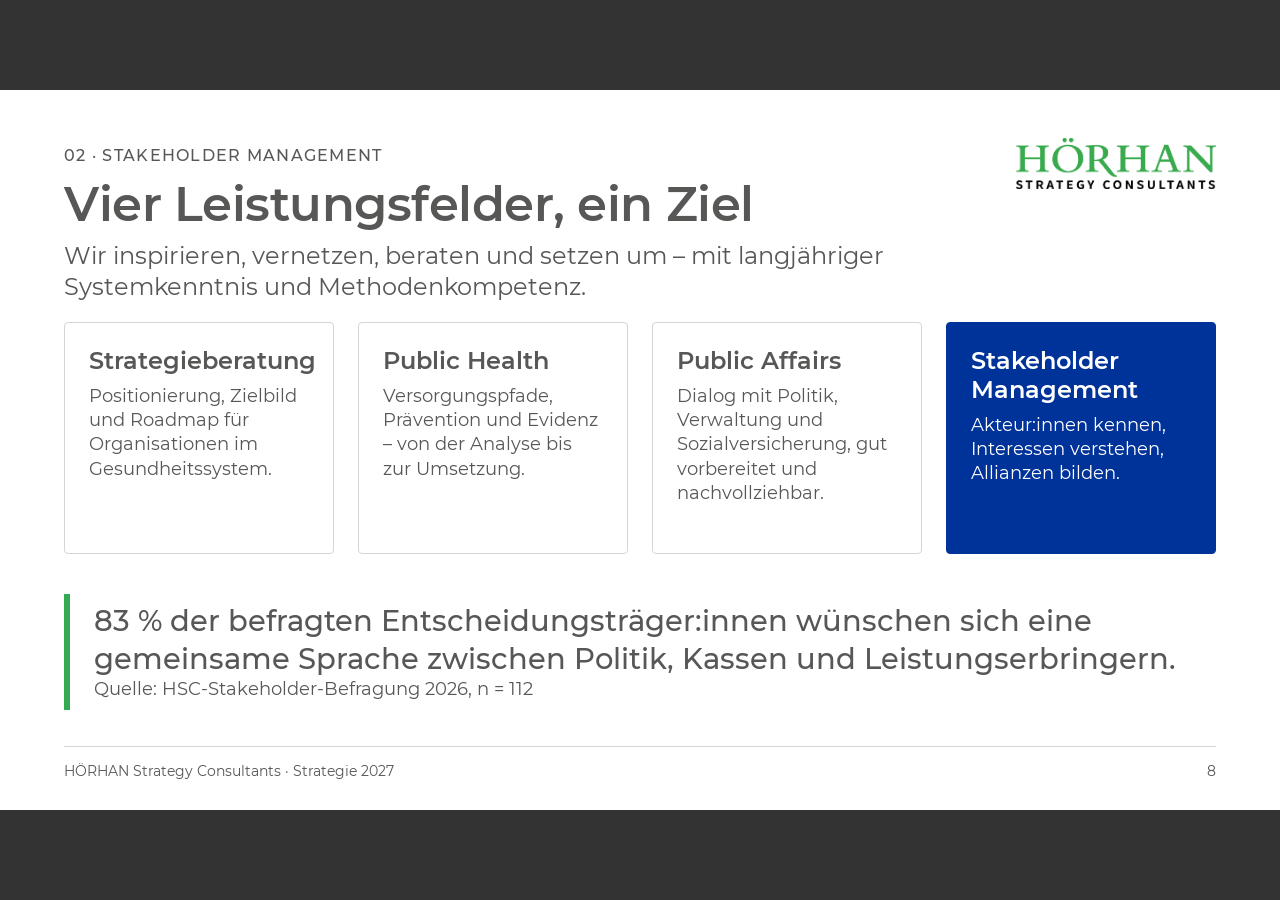
<file: plugins/hsc-design/skills/hsc-design-branding/assets/design-system/slides/slide-inhalt.html>
<!doctype html><html lang="de"><head><meta charset="utf-8"><title>HSC · Folie: Inhaltsfolie mit Boxen und Merksatz</title>
<link rel="stylesheet" href="../tokens.css"><link rel="stylesheet" href="../components.css">
<style>body{margin:0;background:#333;display:grid;place-items:center;min-height:100vh}</style></head>
<body>
<section class="hsc-slide" aria-label="Inhaltsfolie">
  <div class="hsc-kicker">02 · Stakeholder Management</div>
  <img class="hsc-logo" src="../assets/hsc-logo.png" alt="HÖRHAN Strategy Consultants">
  <h1 class="hsc-title">Vier Leistungsfelder, ein Ziel</h1>
  <p class="hsc-subtitle">Wir inspirieren, vernetzen, beraten und setzen um – mit langjähriger Systemkenntnis und Methodenkompetenz.</p>
  <div class="hsc-content hsc-content--lower">
    <div class="hsc-boxes" style="height:232px">
      <div class="hsc-box"><div class="hsc-box__title">Strategieberatung</div><div class="hsc-box__text">Positionierung, Zielbild und Roadmap für Organisationen im Gesundheitssystem.</div></div>
      <div class="hsc-box"><div class="hsc-box__title">Public Health</div><div class="hsc-box__text">Versorgungspfade, Prävention und Evidenz – von der Analyse bis zur Umsetzung.</div></div>
      <div class="hsc-box"><div class="hsc-box__title">Public Affairs</div><div class="hsc-box__text">Dialog mit Politik, Verwaltung und Sozialversicherung, gut vorbereitet und nachvollziehbar.</div></div>
      <div class="hsc-box hsc-box--blue"><div class="hsc-box__title">Stakeholder Management</div><div class="hsc-box__text">Akteur:innen kennen, Interessen verstehen, Allianzen bilden.</div></div>
    </div>
    <div class="hsc-merk" style="margin-top:40px">
      <p class="hsc-merk__text">83 % der befragten Entscheidungsträger:innen wünschen sich eine gemeinsame Sprache zwischen Politik, Kassen und Leistungserbringern.</p>
      <p class="hsc-merk__source">Quelle: HSC-Stakeholder-Befragung 2026, n = 112</p>
    </div>
  </div>
  <span class="hsc-footrule"></span>
  <div class="hsc-footer">HÖRHAN Strategy Consultants · Strategie 2027</div>
  <div class="hsc-pagenum">8</div>
</section>
</body></html>
</file>
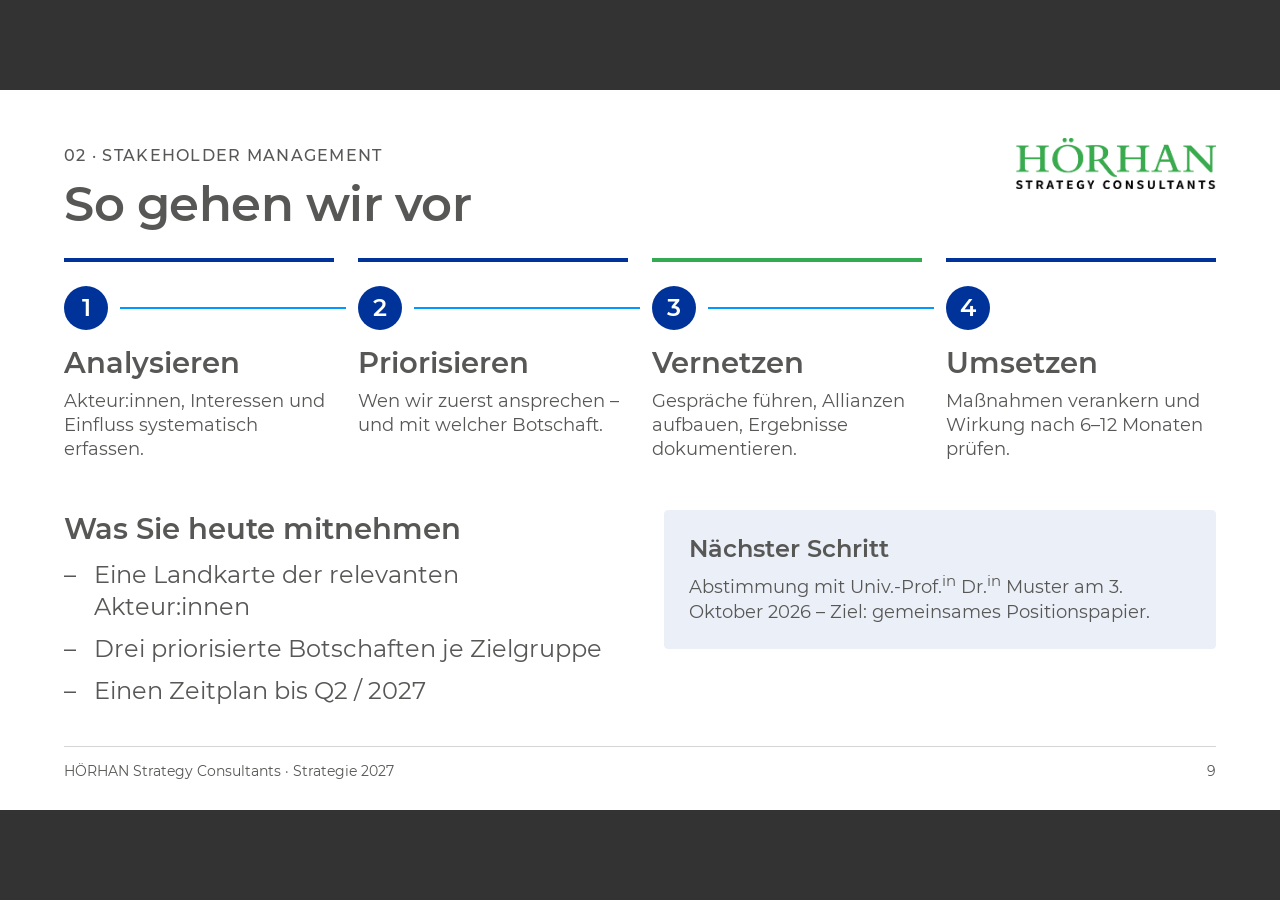
<file: plugins/hsc-design/skills/hsc-design-branding/assets/design-system/slides/slide-prozess.html>
<!doctype html><html lang="de"><head><meta charset="utf-8"><title>HSC · Folie: Prozessschritte und Aufzählung</title>
<link rel="stylesheet" href="../tokens.css"><link rel="stylesheet" href="../components.css">
<style>body{margin:0;background:#333;display:grid;place-items:center;min-height:100vh}</style></head>
<body>
<section class="hsc-slide" aria-label="Prozessfolie">
  <div class="hsc-kicker">02 · Stakeholder Management</div>
  <img class="hsc-logo" src="../assets/hsc-logo.png" alt="HÖRHAN Strategy Consultants">
  <h1 class="hsc-title">So gehen wir vor</h1>
  <div class="hsc-content">
    <div class="hsc-steps">
      <div class="hsc-step"><span class="hsc-step__num">1</span><div class="hsc-step__title">Analysieren</div><div class="hsc-step__text">Akteur:innen, Interessen und Einfluss systematisch erfassen.</div></div>
      <div class="hsc-step"><span class="hsc-step__num">2</span><div class="hsc-step__title">Priorisieren</div><div class="hsc-step__text">Wen wir zuerst ansprechen – und mit welcher Botschaft.</div></div>
      <div class="hsc-step hsc-step--current"><span class="hsc-step__num">3</span><div class="hsc-step__title">Vernetzen</div><div class="hsc-step__text">Gespräche führen, Allianzen aufbauen, Ergebnisse dokumentieren.</div></div>
      <div class="hsc-step"><span class="hsc-step__num">4</span><div class="hsc-step__title">Umsetzen</div><div class="hsc-step__text">Maßnahmen verankern und Wirkung nach 6–12 Monaten prüfen.</div></div>
    </div>
    <div class="hsc-cols" style="height:auto;margin-top:48px">
      <div>
        <h2 style="font-size:var(--hsc-slide-h3);font-weight:600;margin-bottom:12px">Was Sie heute mitnehmen</h2>
        <ul class="hsc-list">
          <li>Eine Landkarte der relevanten Akteur:innen</li>
          <li>Drei priorisierte Botschaften je Zielgruppe</li>
          <li>Einen Zeitplan bis Q2 / 2027</li>
        </ul>
      </div>
      <div class="hsc-box hsc-box--tint" style="align-self:start">
        <div class="hsc-box__title">Nächster Schritt</div>
        <div class="hsc-box__text">Abstimmung mit Univ.-Prof.<sup>in</sup> Dr.<sup>in</sup> Muster am 3. Oktober 2026 – Ziel: gemeinsames Positionspapier.</div>
      </div>
    </div>
  </div>
  <span class="hsc-footrule"></span>
  <div class="hsc-footer">HÖRHAN Strategy Consultants · Strategie 2027</div>
  <div class="hsc-pagenum">9</div>
</section>
</body></html>
</file>
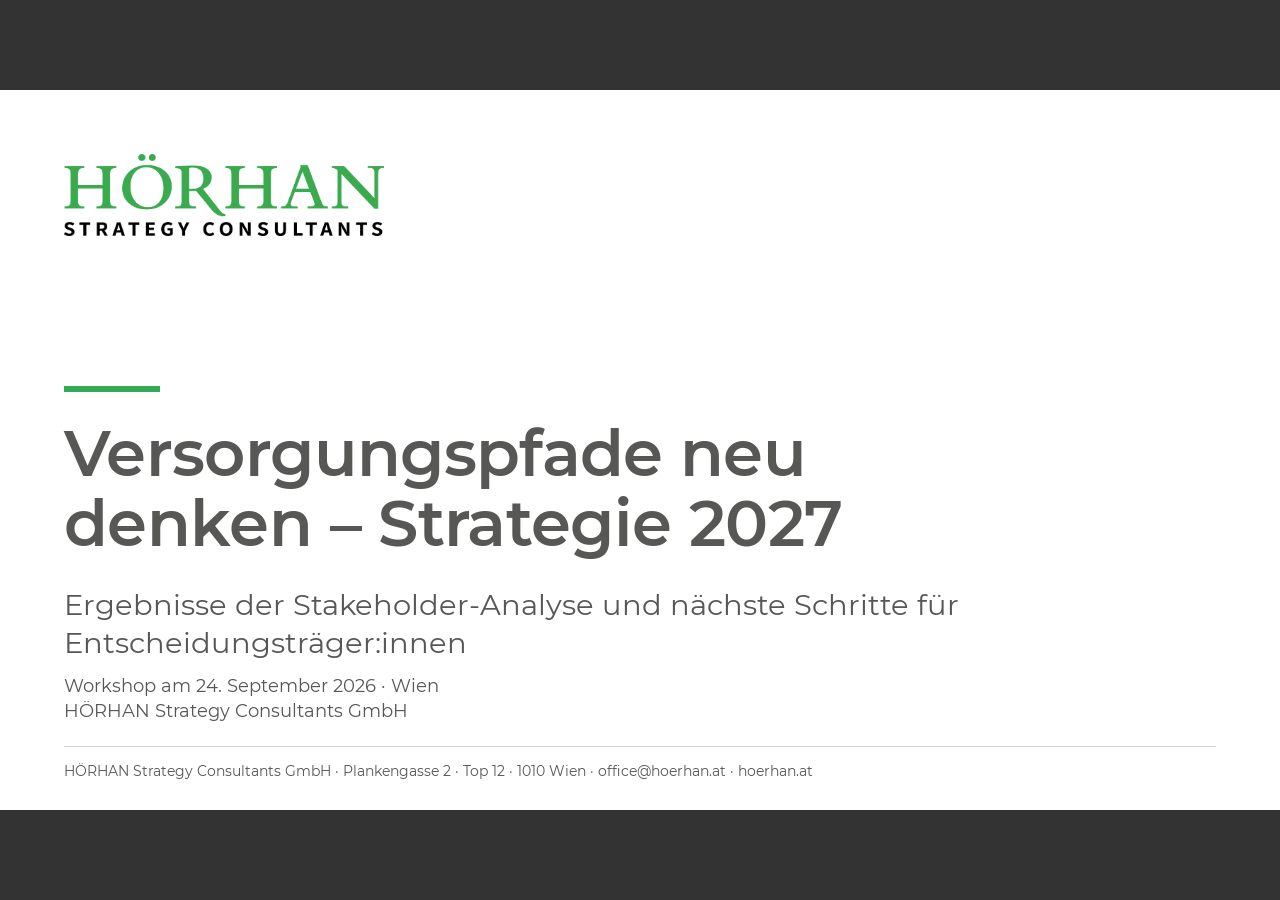
<file: plugins/hsc-design/skills/hsc-design-branding/assets/design-system/slides/slide-titel.html>
<!doctype html><html lang="de"><head><meta charset="utf-8"><title>HSC · Folie: Titelfolie</title>
<link rel="stylesheet" href="../tokens.css"><link rel="stylesheet" href="../components.css">
<style>body{margin:0;background:#333;display:grid;place-items:center;min-height:100vh}</style></head>
<body>
<section class="hsc-slide" aria-label="Titelfolie">
  <img class="hsc-cover__logo" src="../assets/hsc-logo.png" alt="HÖRHAN Strategy Consultants">
  <span class="hsc-cover__bar"></span>
  <h1 class="hsc-cover__title">Versorgungspfade neu denken – Strategie 2027</h1>
  <p class="hsc-cover__sub">Ergebnisse der Stakeholder-Analyse und nächste Schritte für Entscheidungsträger:innen</p>
  <p class="hsc-cover__meta">Workshop am 24. September 2026 · Wien<br>HÖRHAN Strategy Consultants GmbH</p>
  <span class="hsc-footrule"></span>
  <div class="hsc-footer">HÖRHAN Strategy Consultants GmbH · Plankengasse 2 · Top 12 · 1010 Wien · office@hoerhan.at · hoerhan.at</div>
</section>
</body></html>
</file>
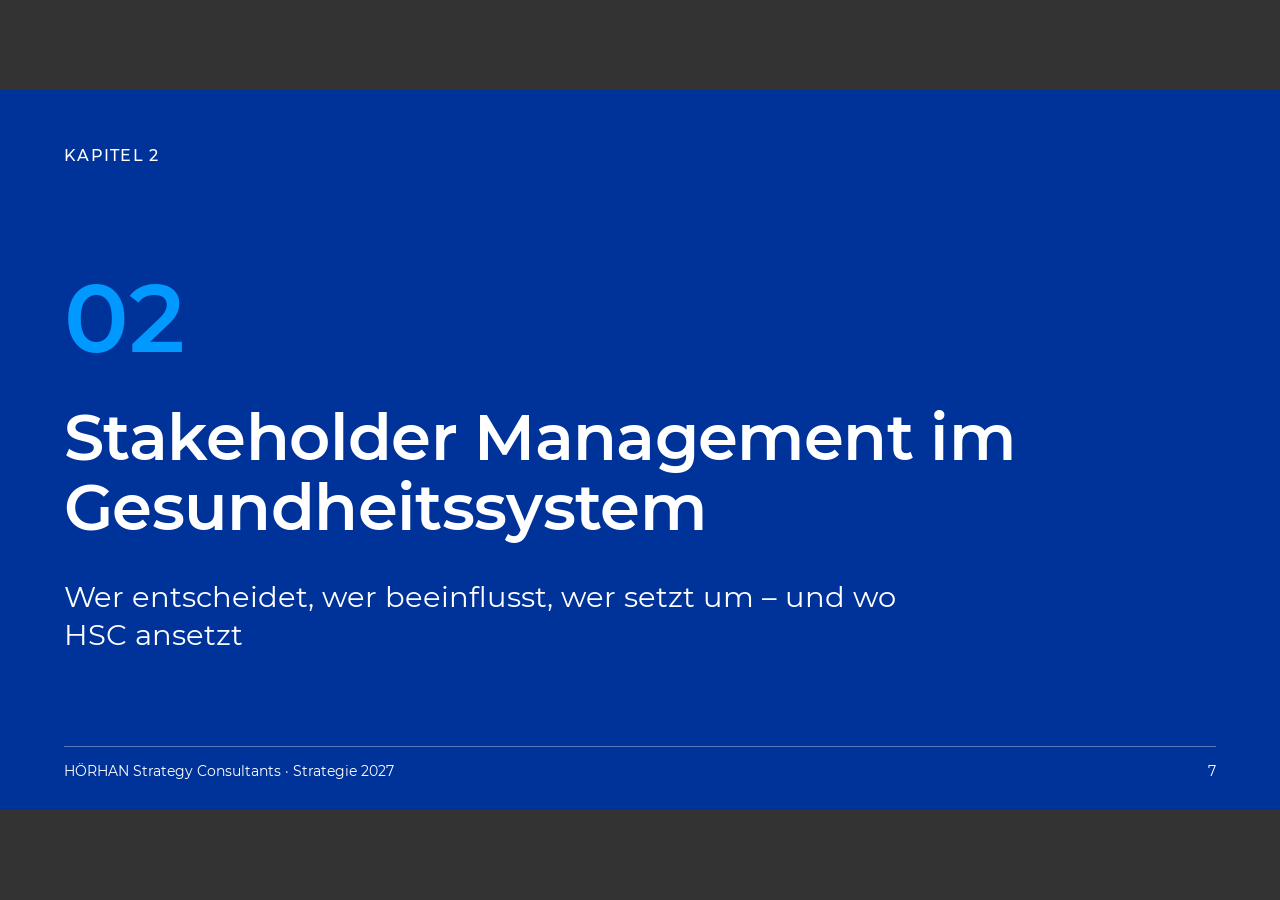
<file: plugins/hsc-design/skills/hsc-design-branding/assets/design-system/slides/slide-trenner.html>
<!doctype html><html lang="de"><head><meta charset="utf-8"><title>HSC · Folie: Kapiteltrenner</title>
<link rel="stylesheet" href="../tokens.css"><link rel="stylesheet" href="../components.css">
<style>body{margin:0;background:#333;display:grid;place-items:center;min-height:100vh}</style></head>
<body>
<section class="hsc-slide hsc-slide--blue" aria-label="Kapiteltrenner">
  <div class="hsc-kicker">Kapitel 2</div>
  <div class="hsc-div__num">02</div>
  <h1 class="hsc-div__title">Stakeholder Management im Gesundheitssystem</h1>
  <p class="hsc-div__sub">Wer entscheidet, wer beeinflusst, wer setzt um – und wo HSC ansetzt</p>
  <span class="hsc-footrule"></span>
  <div class="hsc-footer">HÖRHAN Strategy Consultants · Strategie 2027</div>
  <div class="hsc-pagenum">7</div>
</section>
</body></html>
</file>
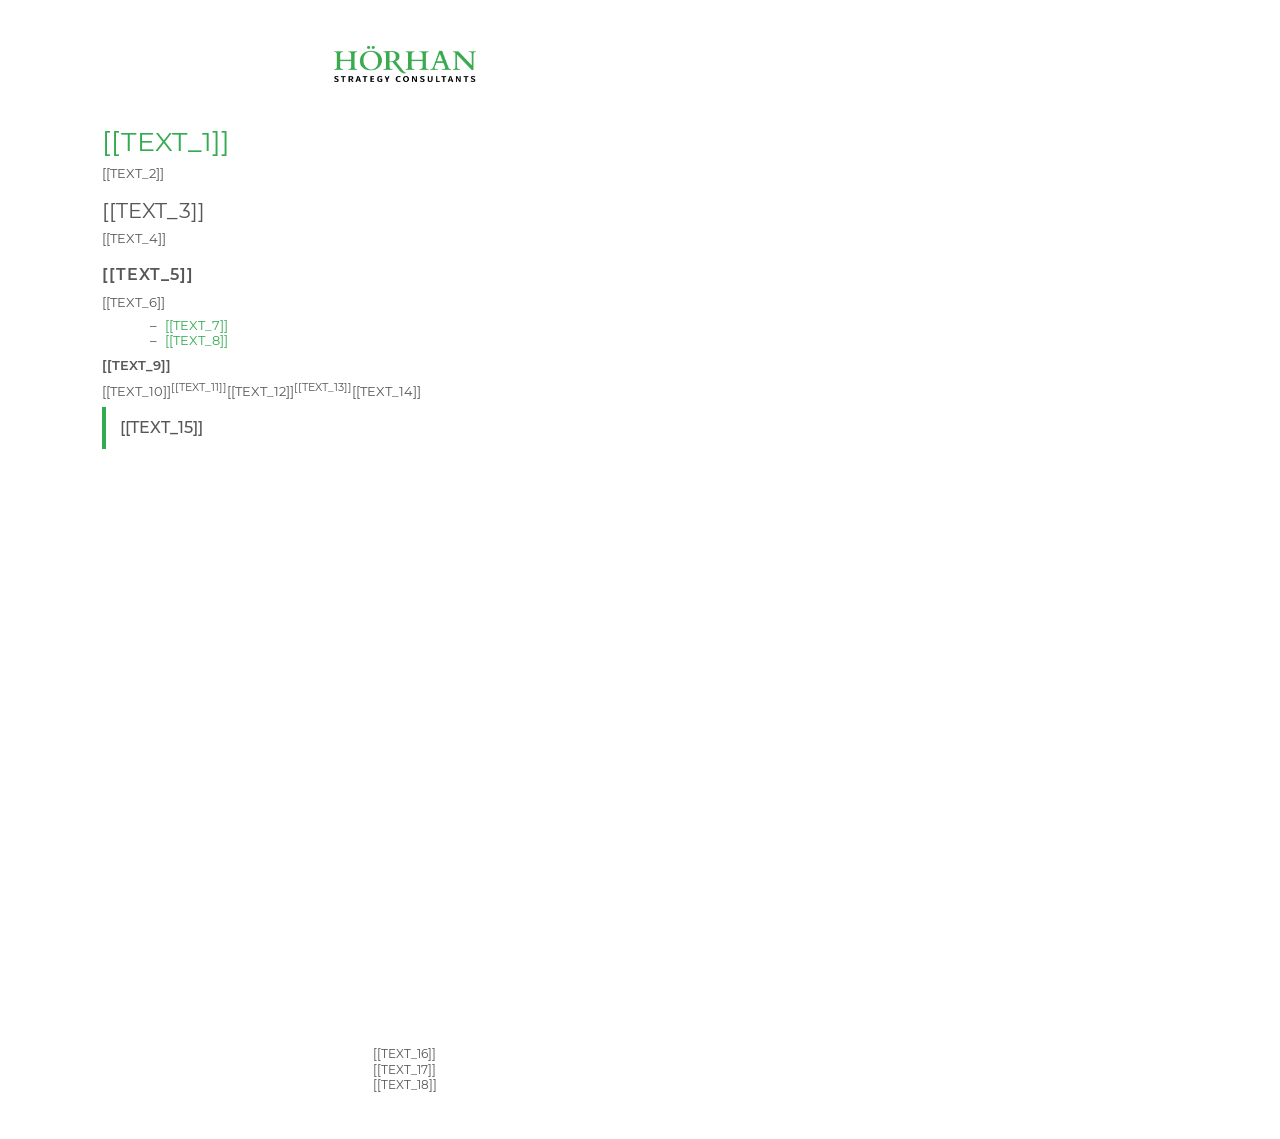
<file: plugins/hsc-design/skills/hsc-design-branding/assets/design-system/templates/document-a4.html>
<!doctype html>
<html lang="de"><head><meta charset="utf-8"><title>HSC Dokument</title><link rel="stylesheet" href="../tokens.css"><link rel="stylesheet" href="../components.css"></head><body>
<div class="hsc-doc hsc-doc--a4">
        <div class="hsc-doc__header"><img src="../assets/hsc-logo.png" alt="HÖRHAN Strategy Consultants"></div>
        <h1>[[TEXT_1]]</h1>
        <p>[[TEXT_2]]</p>
        <h2>[[TEXT_3]]</h2>
        <p>[[TEXT_4]]</p>
        <h3>[[TEXT_5]]</h3>
        <p>[[TEXT_6]]</p>
        <ul><li><span class="hsc-example">[[TEXT_7]]</span></li><li><span class="hsc-example">[[TEXT_8]]</span></li></ul>
        <h4>[[TEXT_9]]</h4>
        <p>[[TEXT_10]]<sup>[[TEXT_11]]</sup>[[TEXT_12]]<sup>[[TEXT_13]]</sup>[[TEXT_14]]</p>
        <div class="hsc-merk"><p class="hsc-merk__text">[[TEXT_15]]</p></div>
        <div class="hsc-doc__footer"><p>[[TEXT_16]]</p><p>[[TEXT_17]]</p><p>[[TEXT_18]]</p></div>
      </div>
</body></html>
</file>
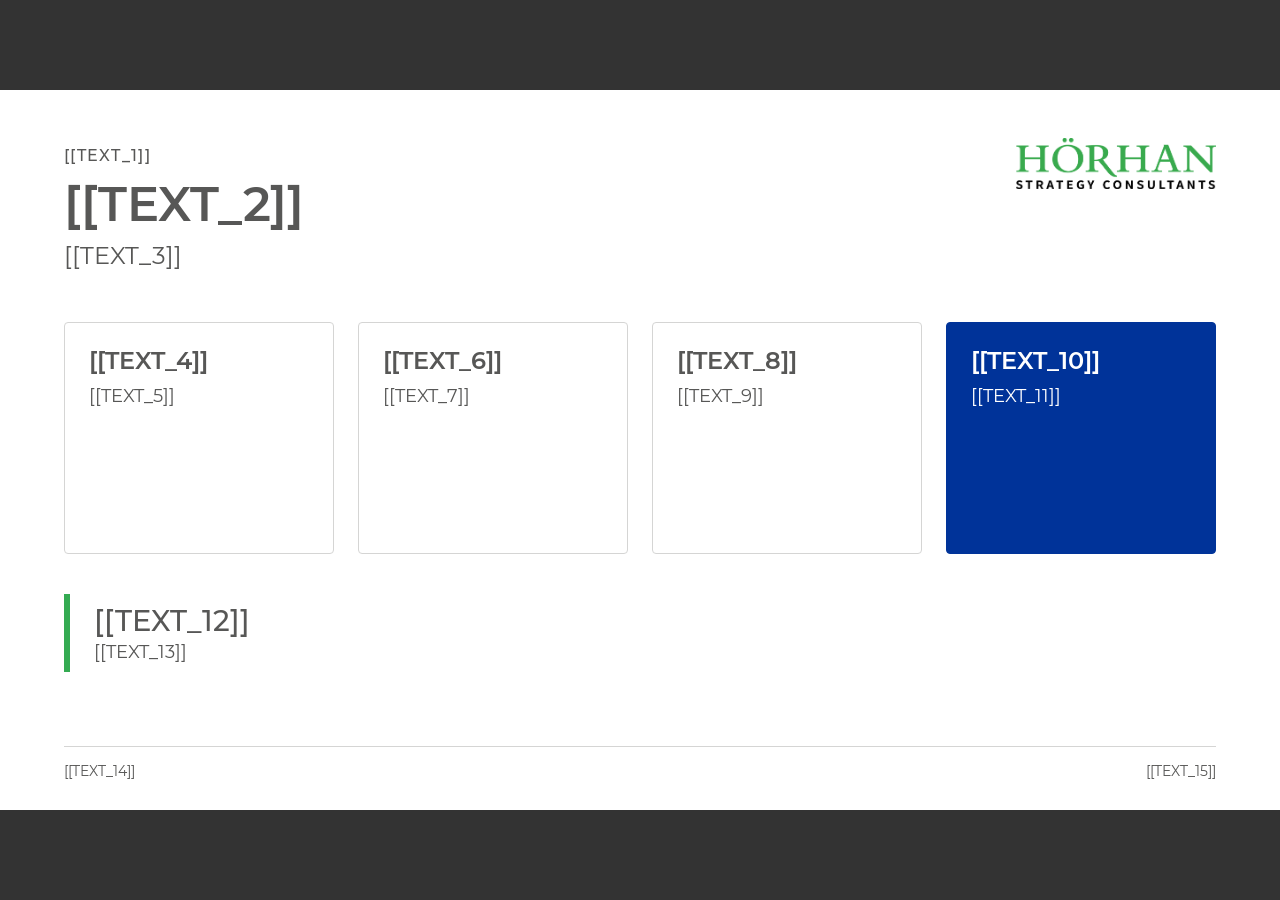
<file: plugins/hsc-design/skills/hsc-design-branding/assets/design-system/templates/slide-inhalt.html>
<!doctype html><html lang="de"><head><meta charset="utf-8"><title>HSC · Folie: Inhaltsfolie mit Boxen und Merksatz</title>
<link rel="stylesheet" href="../tokens.css"><link rel="stylesheet" href="../components.css">
<style>body{margin:0;background:#333;display:grid;place-items:center;min-height:100vh}</style></head>
<body>
<section class="hsc-slide" aria-label="Inhaltsfolie">
  <div class="hsc-kicker">[[TEXT_1]]</div>
  <img class="hsc-logo" src="../assets/hsc-logo.png" alt="HÖRHAN Strategy Consultants">
  <h1 class="hsc-title">[[TEXT_2]]</h1>
  <p class="hsc-subtitle">[[TEXT_3]]</p>
  <div class="hsc-content hsc-content--lower">
    <div class="hsc-boxes" style="height:232px">
      <div class="hsc-box"><div class="hsc-box__title">[[TEXT_4]]</div><div class="hsc-box__text">[[TEXT_5]]</div></div>
      <div class="hsc-box"><div class="hsc-box__title">[[TEXT_6]]</div><div class="hsc-box__text">[[TEXT_7]]</div></div>
      <div class="hsc-box"><div class="hsc-box__title">[[TEXT_8]]</div><div class="hsc-box__text">[[TEXT_9]]</div></div>
      <div class="hsc-box hsc-box--blue"><div class="hsc-box__title">[[TEXT_10]]</div><div class="hsc-box__text">[[TEXT_11]]</div></div>
    </div>
    <div class="hsc-merk" style="margin-top:40px">
      <p class="hsc-merk__text">[[TEXT_12]]</p>
      <p class="hsc-merk__source">[[TEXT_13]]</p>
    </div>
  </div>
  <span class="hsc-footrule"></span>
  <div class="hsc-footer">[[TEXT_14]]</div>
  <div class="hsc-pagenum">[[TEXT_15]]</div>
</section>
</body></html>
</file>
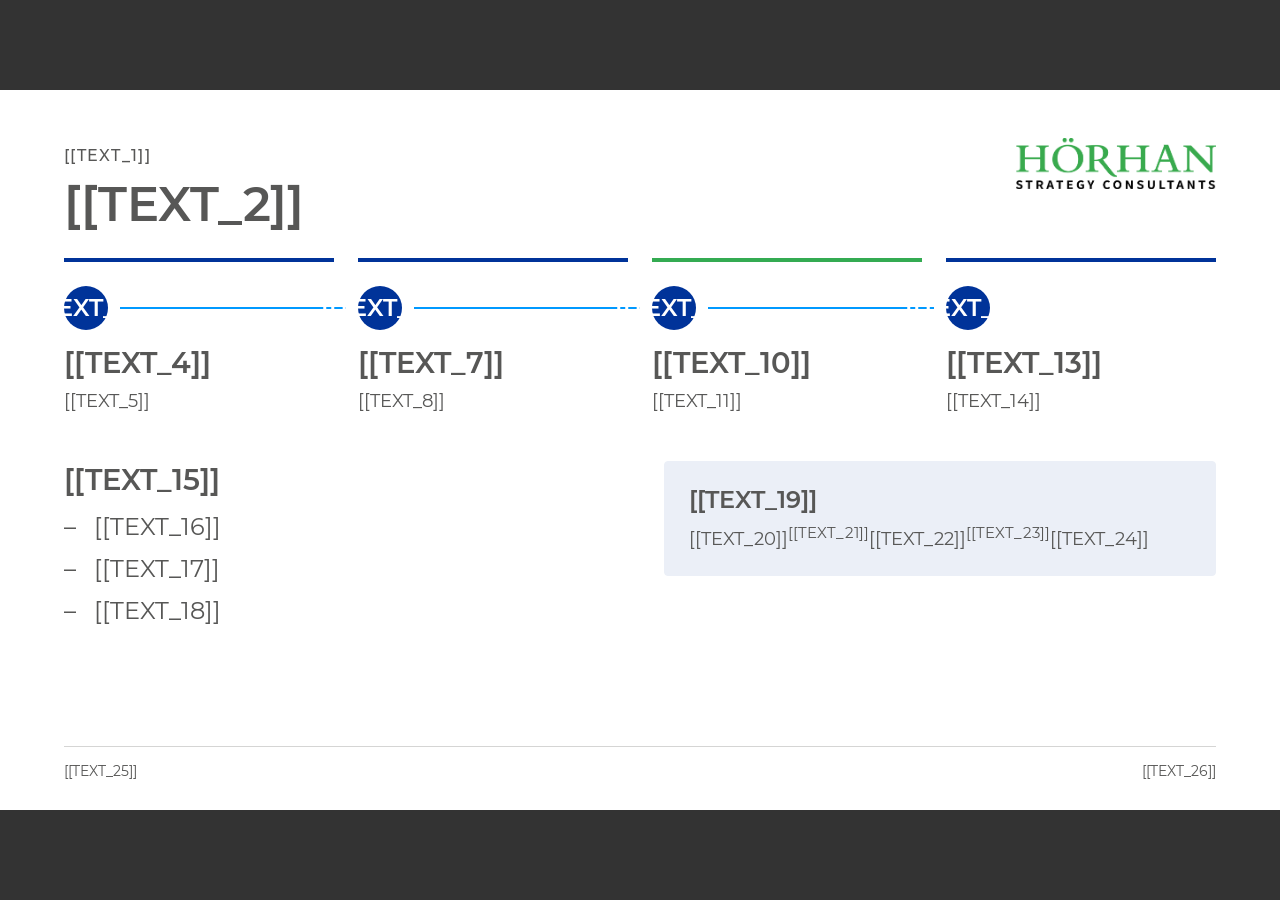
<file: plugins/hsc-design/skills/hsc-design-branding/assets/design-system/templates/slide-prozess.html>
<!doctype html><html lang="de"><head><meta charset="utf-8"><title>HSC · Folie: Prozessschritte und Aufzählung</title>
<link rel="stylesheet" href="../tokens.css"><link rel="stylesheet" href="../components.css">
<style>body{margin:0;background:#333;display:grid;place-items:center;min-height:100vh}</style></head>
<body>
<section class="hsc-slide" aria-label="Prozessfolie">
  <div class="hsc-kicker">[[TEXT_1]]</div>
  <img class="hsc-logo" src="../assets/hsc-logo.png" alt="HÖRHAN Strategy Consultants">
  <h1 class="hsc-title">[[TEXT_2]]</h1>
  <div class="hsc-content">
    <div class="hsc-steps">
      <div class="hsc-step"><span class="hsc-step__num">[[TEXT_3]]</span><div class="hsc-step__title">[[TEXT_4]]</div><div class="hsc-step__text">[[TEXT_5]]</div></div>
      <div class="hsc-step"><span class="hsc-step__num">[[TEXT_6]]</span><div class="hsc-step__title">[[TEXT_7]]</div><div class="hsc-step__text">[[TEXT_8]]</div></div>
      <div class="hsc-step hsc-step--current"><span class="hsc-step__num">[[TEXT_9]]</span><div class="hsc-step__title">[[TEXT_10]]</div><div class="hsc-step__text">[[TEXT_11]]</div></div>
      <div class="hsc-step"><span class="hsc-step__num">[[TEXT_12]]</span><div class="hsc-step__title">[[TEXT_13]]</div><div class="hsc-step__text">[[TEXT_14]]</div></div>
    </div>
    <div class="hsc-cols" style="height:auto;margin-top:48px">
      <div>
        <h2 style="font-size:var(--hsc-slide-h3);font-weight:600;margin-bottom:12px">[[TEXT_15]]</h2>
        <ul class="hsc-list">
          <li>[[TEXT_16]]</li>
          <li>[[TEXT_17]]</li>
          <li>[[TEXT_18]]</li>
        </ul>
      </div>
      <div class="hsc-box hsc-box--tint" style="align-self:start">
        <div class="hsc-box__title">[[TEXT_19]]</div>
        <div class="hsc-box__text">[[TEXT_20]]<sup>[[TEXT_21]]</sup>[[TEXT_22]]<sup>[[TEXT_23]]</sup>[[TEXT_24]]</div>
      </div>
    </div>
  </div>
  <span class="hsc-footrule"></span>
  <div class="hsc-footer">[[TEXT_25]]</div>
  <div class="hsc-pagenum">[[TEXT_26]]</div>
</section>
</body></html>
</file>
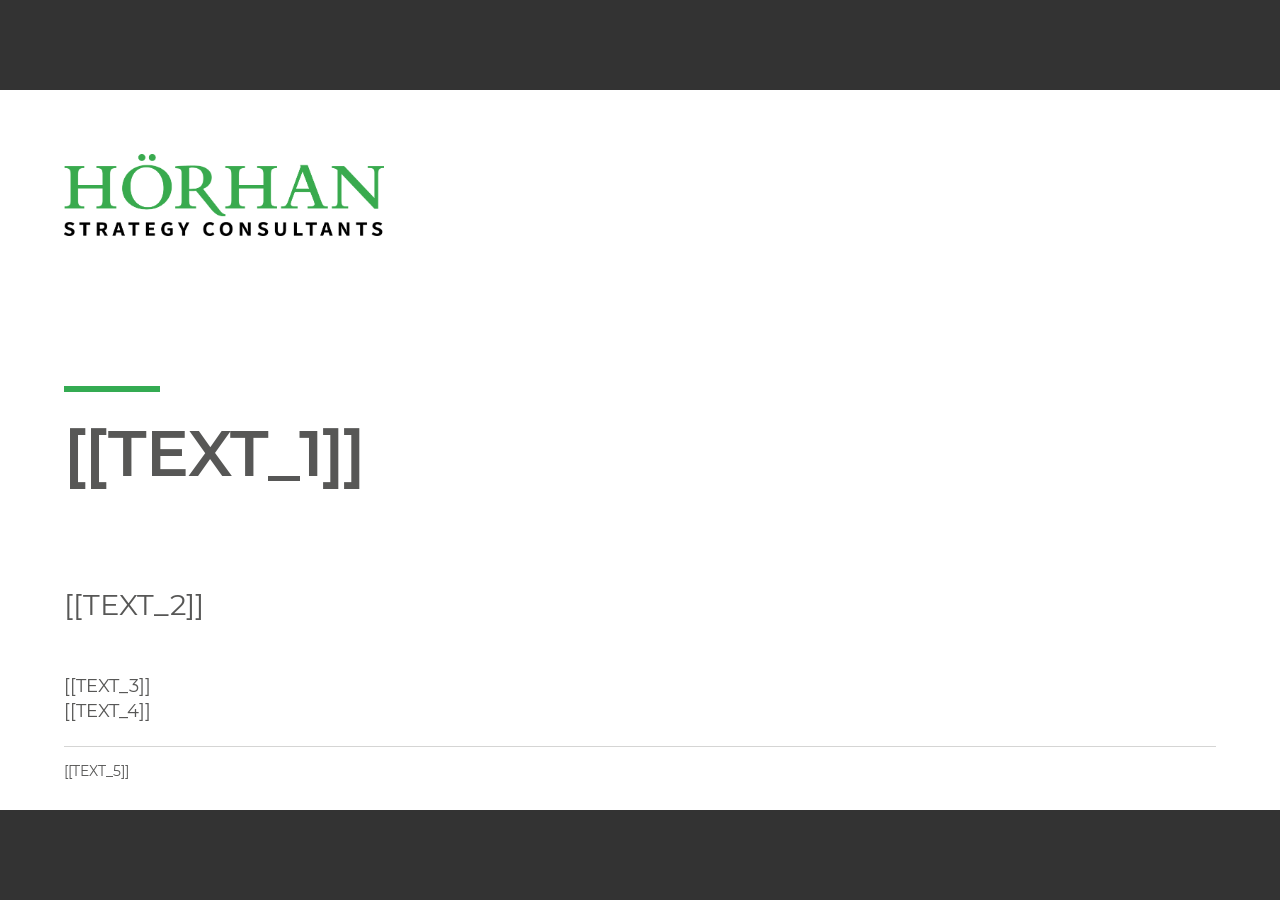
<file: plugins/hsc-design/skills/hsc-design-branding/assets/design-system/templates/slide-titel.html>
<!doctype html><html lang="de"><head><meta charset="utf-8"><title>HSC · Folie: Titelfolie</title>
<link rel="stylesheet" href="../tokens.css"><link rel="stylesheet" href="../components.css">
<style>body{margin:0;background:#333;display:grid;place-items:center;min-height:100vh}</style></head>
<body>
<section class="hsc-slide" aria-label="Titelfolie">
  <img class="hsc-cover__logo" src="../assets/hsc-logo.png" alt="HÖRHAN Strategy Consultants">
  <span class="hsc-cover__bar"></span>
  <h1 class="hsc-cover__title">[[TEXT_1]]</h1>
  <p class="hsc-cover__sub">[[TEXT_2]]</p>
  <p class="hsc-cover__meta">[[TEXT_3]]<br>[[TEXT_4]]</p>
  <span class="hsc-footrule"></span>
  <div class="hsc-footer">[[TEXT_5]]</div>
</section>
</body></html>
</file>
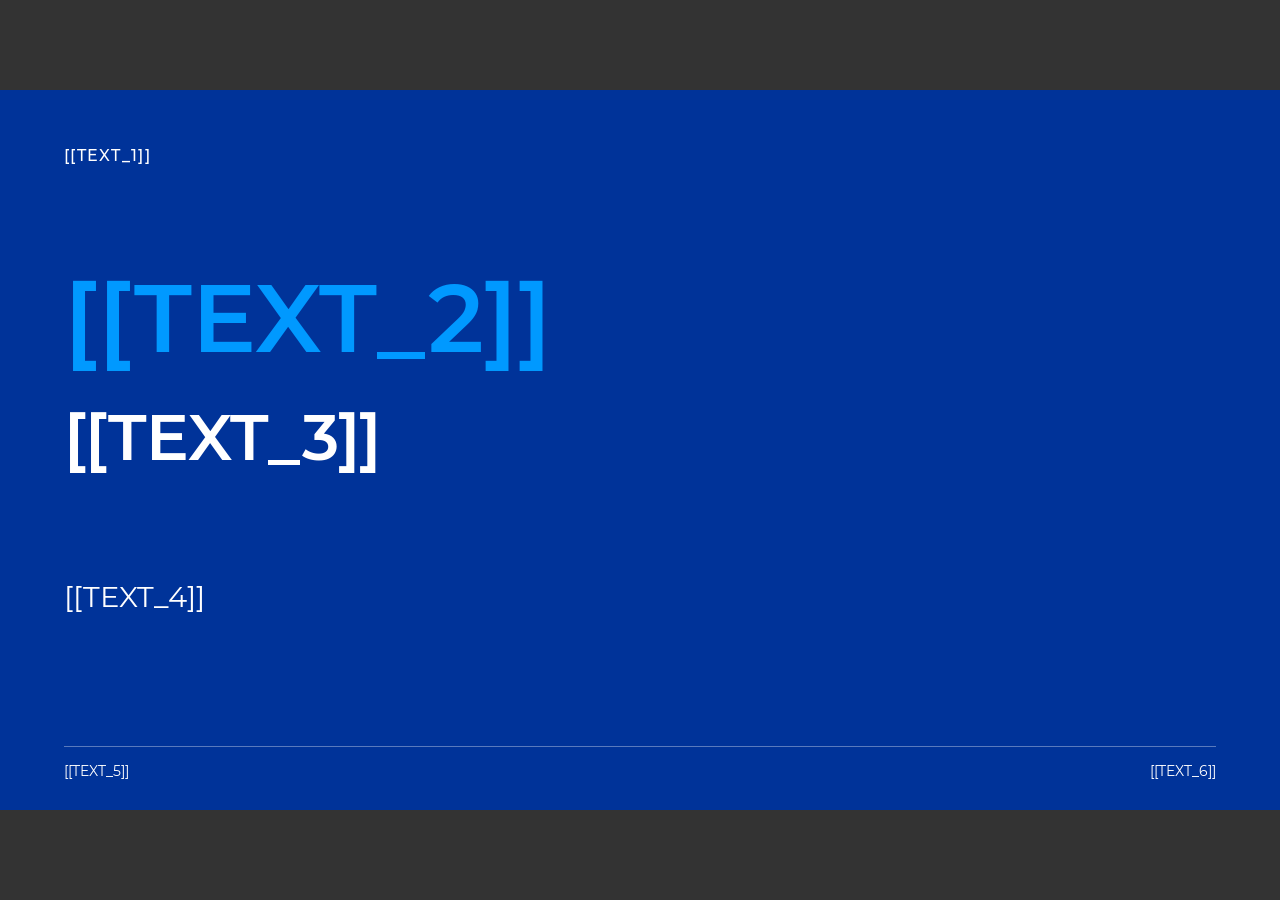
<file: plugins/hsc-design/skills/hsc-design-branding/assets/design-system/templates/slide-trenner.html>
<!doctype html><html lang="de"><head><meta charset="utf-8"><title>HSC · Folie: Kapiteltrenner</title>
<link rel="stylesheet" href="../tokens.css"><link rel="stylesheet" href="../components.css">
<style>body{margin:0;background:#333;display:grid;place-items:center;min-height:100vh}</style></head>
<body>
<section class="hsc-slide hsc-slide--blue" aria-label="Kapiteltrenner">
  <div class="hsc-kicker">[[TEXT_1]]</div>
  <div class="hsc-div__num">[[TEXT_2]]</div>
  <h1 class="hsc-div__title">[[TEXT_3]]</h1>
  <p class="hsc-div__sub">[[TEXT_4]]</p>
  <span class="hsc-footrule"></span>
  <div class="hsc-footer">[[TEXT_5]]</div>
  <div class="hsc-pagenum">[[TEXT_6]]</div>
</section>
</body></html>
</file>
<file: plugins/hsc-design/skills/hsc-design-branding/assets/design-system/tokens.css>
/* =====================================================================
   HÖRHAN Strategy Consultants (HSC) — Design Tokens
   Quelle: 260218_STYLEGUIDE_MIKROTYPOGRAPHIE_HSC.docx (Stand 18.02.2026),
           inkl. styles.xml, Kopf-/Fußzeile und Kommentar.
   Stand des Pakets: 17.09.2026

   Kennzeichnung:
     [HSC]        steht wörtlich oder als Wert im Styleguide
     [HSC-Doku]   aus der Formatierung des Styleguide-Dokuments abgelesen
                  (styles.xml, Seitenränder, Fußzeile) — nicht als Regel
                  formuliert, aber so von HSC angewendet
     [abgeleitet] von uns aus HSC-Werten abgeleitet, nicht HSC-freigegeben
     [Vorschlag]  keine HSC-Vorgabe vorhanden; unser Vorschlag, bis HSC
                  etwas festlegt (Gestaltungsraster, Folienumrechnung)
   ===================================================================== */

:root {
  /* ---------- Textfarben [HSC] ---------- */
  --hsc-text:        #575756;  /* Grau — Fließtext, Überschriften 2–4, Fußzeile     */
  --hsc-green:       #34AB52;  /* Grün — Hauptfarbe; Titel (H1), Akzente, Beispiele */
  --hsc-white:       #FFFFFF;  /* Weiß — Text auf Dunkelblau                        */

  /* ---------- Grafikfarben [HSC] ---------- */
  --hsc-blue:        #003399;  /* Dunkelblau — Flächen, Kapiteltrenner, Prozess    */
  --hsc-blue-light:  #0099FF;  /* Hellblau — zweite Grafikfarbe, Konnektoren       */
  /* Weiß #FFFFFF ist zugleich Grafikfarbe (Hintergrund). */

  /* ---------- abgeleitete Farben [abgeleitet, nicht HSC-freigegeben] ----------
     Für Linien und ruhige Flächen, die der Styleguide nicht vorsieht.
     Mischungen der HSC-Farben mit Weiß; keine neuen Farbtöne.            */
  --hsc-line:        #D5D5D4;  /* Grau 25 % auf Weiß — Boxrahmen, Trennlinien 1 px */
  --hsc-surface:     #F4F4F3;  /* Grau 8 % auf Weiß — ruhige Box-Fläche            */
  --hsc-green-tint:  #EBF7EE;  /* Grün 10 % auf Weiß — Merksatz-/Hinweis-Fläche    */
  --hsc-blue-tint:   #EBEFF7;  /* Dunkelblau 8 % auf Weiß — Hervorhebungs-Fläche   */

  /* ---------- Schrift [HSC] ----------
     Ausschließlich Montserrat — in Texten wie in Präsentationen.
     Schnitte im Paket: Regular 400, Medium 500, SemiBold 600, Bold 700,
     Italic 400, SemiBold Italic 600 (assets/, SIL OFL 1.1).           */
  --hsc-font:        "Montserrat", Arial, sans-serif;
  --hsc-weight-regular: 400;
  --hsc-weight-medium:  500;   /* [Vorschlag] Kicker, Labels                        */
  --hsc-weight-bold:    600;   /* [HSC-Doku] Überschrift 3 + 4 sind fett gesetzt;
                                  SemiBold statt Bold, weil Montserrat Bold bei
                                  10 pt zuläuft — [Vorschlag]                       */

  /* ---------- Schriftgrößen · Dokumente (A4) in pt [HSC] ---------- */
  --hsc-doc-h1:      20pt;     /* Überschrift 1 — Versalien [HSC-Doku]              */
  --hsc-doc-h2:      16pt;     /* Überschrift 2 — Versalien [HSC-Doku]              */
  --hsc-doc-h3:      12pt;     /* Überschrift 3 — fett, Laufweite +1 pt [HSC-Doku]  */
  --hsc-doc-h4:      10pt;     /* Überschrift 4 — fett [HSC-Doku]                   */
  --hsc-doc-body:    10pt;     /* Fließtext, linksbündig                            */
  --hsc-doc-footer:   9pt;     /* Fußzeile [HSC-Doku]                               */
  --hsc-doc-lh:      1.15;     /* Zeilenabstand Fließtext [HSC-Doku]                */
  --hsc-doc-para:     6pt;     /* Absatzabstand davor/danach [HSC-Doku]             */
  --hsc-doc-h1-before: 18pt;   /* Abstand vor Überschrift 1 [HSC-Doku]              */
  --hsc-doc-h2-before: 12pt;   /* Abstand vor Überschrift 2 [HSC-Doku]              */
  --hsc-doc-h3-before: 12pt;   /* Abstand vor Überschrift 3 [HSC-Doku]              */
  --hsc-doc-list-indent: 1.27cm; /* Einzug Listenabsatz (720 twips) [HSC-Doku]      */

  /* ---------- Seite · Dokumente (A4) [HSC-Doku] ---------- */
  --hsc-page-margin-top:    2.5cm;
  --hsc-page-margin-side:   2.5cm;
  --hsc-page-margin-bottom: 1cm;
  --hsc-page-header:        1cm;   /* Abstand Kopfzeile von Blattkante              */
  --hsc-page-footer:        2cm;   /* Abstand Fußzeile von Blattkante               */
  --hsc-logo-header-w:      37.6mm; /* Logobreite in der Kopfzeile                  */

  /* ---------- Schriftgrößen · Folien (1280 × 720 px) [Vorschlag] ----------
     Es gibt keine HSC-Vorgabe für Folien. Umrechnung: Folien-px = Word-pt × 2,4.
     Damit bleibt die Word-Hierarchie 20 : 16 : 12 : 10 erhalten, und
     10-pt-Fließtext wird zu 24 px (≙ 18 pt auf einer 13,33-Zoll-Folie).   */
  --hsc-slide-h1:      48px;   /* Folientitel  (20 pt × 2,4)                        */
  --hsc-slide-h2:      38px;   /* Untertitel, Abschnittstitel (16 pt × 2,4)         */
  --hsc-slide-h3:      29px;   /* Boxtitel, Schritt-Titel (12 pt × 2,4)             */
  --hsc-slide-body:    24px;   /* Fließtext, Aufzählung (10 pt × 2,4)               */
  --hsc-slide-small:   18px;   /* Nebentext in Boxen, Bildunterschrift              */
  --hsc-slide-kicker:  16px;   /* Kapitelname oben, Versalien                       */
  --hsc-slide-footer:  14px;   /* Fußzeile, Seitenzahl                              */
  --hsc-slide-display: 96px;   /* Große Kapitelziffer auf Trennfolien               */
  --hsc-slide-title-slide: 64px; /* Titel auf der Titelfolie                        */
  --hsc-slide-lh:      1.3;
  --hsc-slide-title-lh: 1.1;

  /* ---------- Gestaltungsraster · Folien [Vorschlag] ----------
     Der Styleguide erwähnt ein Gestaltungsraster; laut Kommentar von HSC
     existiert es noch nicht. Bis dahin gilt dieses Raster.               */
  --hsc-slide-w:       1280px;
  --hsc-slide-h:       720px;
  --hsc-slide-margin:  64px;   /* Rand links/rechts/oben                            */
  --hsc-slide-cols:    12;
  --hsc-slide-gutter:  24px;   /* Spaltenabstand → Spalte = 74 px                   */
  --hsc-slide-head-h:  152px;  /* Kopfzone: Kicker + Titel (0–152 px)               */
  --hsc-slide-content-top: 168px; /* Inhalt beginnt hier                            */
  --hsc-slide-content-bottom: 632px; /* Inhalt endet hier                           */
  --hsc-slide-footrule-y: 656px;  /* Fußlinie                                       */
  --hsc-slide-footer-y:   672px;  /* Fußzeile                                       */
  --hsc-slide-logo-w:  200px;  /* Logo oben rechts auf Inhaltsfolien                */

  /* ---------- Abstände & Radien [Vorschlag] ---------- */
  --hsc-space-1:   8px;
  --hsc-space-2:  16px;
  --hsc-space-3:  24px;
  --hsc-space-4:  32px;
  --hsc-space-6:  48px;
  --hsc-radius:    4px;   /* Boxen, Chips — dezent, weil das Logo scharfkantig ist  */
  --hsc-radius-0:  0;     /* Flächen, Trenner, Balken: keine Rundung                */
  --hsc-line-w:    1px;
  --hsc-bar-w:     6px;   /* Grüner Balken bei Merksatz / Zitat                     */
}
</file>
<file: plugins/hsc-design/skills/hsc-design-branding/assets/design-system/components.css>
/* =====================================================================
   HÖRHAN Strategy Consultants (HSC) — Bausteine
   Folien: Bühne 1280 × 720 px. Dokumente: A4, Größen in pt.
   Alle Farben und Größen kommen aus tokens.css.
   Klassen-Präfix: hsc-
   ===================================================================== */

/* ---------- Schrift: Montserrat (SIL OFL 1.1, assets/) [HSC] ---------- */
@font-face{font-family:"Montserrat";src:url("assets/Montserrat-Regular.ttf") format("truetype");font-weight:400;font-style:normal}
@font-face{font-family:"Montserrat";src:url("assets/Montserrat-Italic.ttf") format("truetype");font-weight:400;font-style:italic}
@font-face{font-family:"Montserrat";src:url("assets/Montserrat-Medium.ttf") format("truetype");font-weight:500;font-style:normal}
@font-face{font-family:"Montserrat";src:url("assets/Montserrat-SemiBold.ttf") format("truetype");font-weight:600;font-style:normal}
@font-face{font-family:"Montserrat";src:url("assets/Montserrat-SemiBoldItalic.ttf") format("truetype");font-weight:600;font-style:italic}
@font-face{font-family:"Montserrat";src:url("assets/Montserrat-Bold.ttf") format("truetype");font-weight:700;font-style:normal}

/* ---------- Basis ---------- */
.hsc-slide, .hsc-slide *, .hsc-doc, .hsc-doc *{box-sizing:border-box}

/* =====================================================================
   FOLIEN
   ===================================================================== */

/* ---------- Bühne ---------- */
.hsc-slide{position:relative;width:var(--hsc-slide-w);height:var(--hsc-slide-h);overflow:hidden;
  background:var(--hsc-white);color:var(--hsc-text);font-family:var(--hsc-font);
  font-size:var(--hsc-slide-body);line-height:var(--hsc-slide-lh);
  --_fg:var(--hsc-text);--_rule:var(--hsc-line);--_accent:var(--hsc-green)}
.hsc-slide--blue{background:var(--hsc-blue);color:var(--hsc-white);
  --_fg:var(--hsc-white);--_rule:rgba(255,255,255,.35);--_accent:var(--hsc-blue-light)}
.hsc-slide h1,.hsc-slide h2,.hsc-slide h3,.hsc-slide p,.hsc-slide ul{margin:0}

/* ---------- Chrome: Kicker, Logo, Fußlinie, Fußzeile, Seitenzahl ---------- */
.hsc-kicker{position:absolute;left:var(--hsc-slide-margin);top:56px;
  font-size:var(--hsc-slide-kicker);font-weight:var(--hsc-weight-medium);letter-spacing:.08em;text-transform:uppercase;color:var(--_fg)}
.hsc-logo{position:absolute;right:var(--hsc-slide-margin);top:48px;width:var(--hsc-slide-logo-w);height:auto}
.hsc-footrule{position:absolute;left:var(--hsc-slide-margin);right:var(--hsc-slide-margin);top:var(--hsc-slide-footrule-y);height:var(--hsc-line-w);background:var(--_rule)}
.hsc-footer{position:absolute;left:var(--hsc-slide-margin);top:var(--hsc-slide-footer-y);font-size:var(--hsc-slide-footer);line-height:1.4;color:var(--_fg)}
.hsc-pagenum{position:absolute;right:var(--hsc-slide-margin);top:var(--hsc-slide-footer-y);font-size:var(--hsc-slide-footer);line-height:1.4;color:var(--_fg)}

/* ---------- Inhaltsfolie: Titelblock ---------- */
.hsc-title{position:absolute;left:var(--hsc-slide-margin);top:88px;width:880px;
  font-size:var(--hsc-slide-h1);font-weight:var(--hsc-weight-bold);line-height:var(--hsc-slide-title-lh);letter-spacing:-.01em;color:var(--_fg)}
.hsc-title--caps{text-transform:uppercase;letter-spacing:.02em}   /* wie Überschrift 1 im Word-Dokument */
.hsc-title--green{color:var(--hsc-green)}                          /* nur ≥ 48 px, siehe Styleguide „Grün“ */
.hsc-subtitle{position:absolute;left:var(--hsc-slide-margin);top:150px;width:880px;
  font-size:var(--hsc-slide-body);line-height:1.3;color:var(--_fg)}
.hsc-content{position:absolute;left:var(--hsc-slide-margin);right:var(--hsc-slide-margin);
  top:var(--hsc-slide-content-top);bottom:calc(var(--hsc-slide-h) - var(--hsc-slide-content-bottom))}
.hsc-content--lower{top:232px}   /* wenn ein Untertitel gesetzt ist */

/* ---------- Titelfolie ---------- */
.hsc-cover__logo{position:absolute;left:var(--hsc-slide-margin);top:64px;width:320px;height:auto}
.hsc-cover__bar{position:absolute;left:var(--hsc-slide-margin);top:296px;width:96px;height:var(--hsc-bar-w);background:var(--hsc-green)}
.hsc-cover__title{position:absolute;left:var(--hsc-slide-margin);top:328px;width:1000px;
  font-size:var(--hsc-slide-title-slide);font-weight:var(--hsc-weight-bold);line-height:var(--hsc-slide-title-lh);letter-spacing:-.01em;color:var(--hsc-text)}
.hsc-cover__sub{position:absolute;left:var(--hsc-slide-margin);top:496px;width:1000px;
  font-size:var(--hsc-slide-h3);line-height:1.3;color:var(--hsc-text)}
.hsc-cover__meta{position:absolute;left:var(--hsc-slide-margin);top:584px;font-size:var(--hsc-slide-small);line-height:1.4;color:var(--hsc-text)}

/* ---------- Kapiteltrenner (Dunkelblau) ---------- */
.hsc-div__num{position:absolute;left:var(--hsc-slide-margin);top:180px;
  font-size:var(--hsc-slide-display);font-weight:var(--hsc-weight-bold);line-height:1;color:var(--hsc-blue-light)}
.hsc-div__title{position:absolute;left:var(--hsc-slide-margin);top:312px;width:1000px;
  font-size:var(--hsc-slide-title-slide);font-weight:var(--hsc-weight-bold);line-height:var(--hsc-slide-title-lh);letter-spacing:-.01em;color:var(--hsc-white)}
.hsc-div__sub{position:absolute;left:var(--hsc-slide-margin);top:488px;width:900px;
  font-size:var(--hsc-slide-h3);line-height:1.3;color:var(--hsc-white)}

/* ---------- Box ---------- */
.hsc-box{border:var(--hsc-line-w) solid var(--hsc-line);border-radius:var(--hsc-radius);background:var(--hsc-white);
  padding:var(--hsc-space-3);color:var(--hsc-text);display:flex;flex-direction:column;gap:var(--hsc-space-1);overflow:hidden}
.hsc-box__title{font-size:var(--hsc-slide-body);font-weight:var(--hsc-weight-bold);line-height:1.2;hyphens:auto}  /* ≙ Überschrift 4 */
.hsc-box--lg .hsc-box__title{font-size:var(--hsc-slide-h3)}  /* bei 1–2 Boxen je Reihe */
.hsc-box__text{font-size:var(--hsc-slide-small);line-height:1.35}
.hsc-box--surface{background:var(--hsc-surface);border-color:var(--hsc-surface)}
.hsc-box--tint{background:var(--hsc-blue-tint);border-color:var(--hsc-blue-tint)}
.hsc-box--blue{background:var(--hsc-blue);border-color:var(--hsc-blue);color:var(--hsc-white)}
.hsc-box--blue .hsc-box__title{color:var(--hsc-white)}
.hsc-boxes{display:grid;grid-auto-flow:column;grid-auto-columns:1fr;gap:var(--hsc-slide-gutter)}
.hsc-boxes--2{grid-template-columns:1fr 1fr;grid-auto-flow:row}

/* ---------- Prozessschritte ---------- */
.hsc-steps{display:grid;grid-auto-flow:column;grid-auto-columns:1fr;gap:var(--hsc-slide-gutter);position:relative}
.hsc-step{position:relative;padding:var(--hsc-space-3) 0 0;border-top:4px solid var(--hsc-blue);color:var(--hsc-text)}
.hsc-step__num{display:inline-flex;align-items:center;justify-content:center;width:44px;height:44px;border-radius:50%;
  background:var(--hsc-blue);color:var(--hsc-white);font-size:var(--hsc-slide-body);font-weight:var(--hsc-weight-bold);line-height:1}
.hsc-step__title{margin-top:var(--hsc-space-2);font-size:var(--hsc-slide-h3);font-weight:var(--hsc-weight-bold);line-height:1.2}
.hsc-step__text{margin-top:var(--hsc-space-1);font-size:var(--hsc-slide-small);line-height:1.35}
/* Konnektor: hellblaue Linie zwischen den Schritten, auf Höhe der Ziffer */
.hsc-step:not(:last-child)::after{content:"";position:absolute;left:calc(44px + 12px);right:calc(-1 * var(--hsc-slide-gutter) + 12px);
  top:calc(var(--hsc-space-3) + 21px);height:2px;background:var(--hsc-blue-light)}
.hsc-step--current{border-top-color:var(--hsc-green)}   /* Ziffer bleibt Dunkelblau: Weiß auf Grün erreicht 2,96:1 */

/* ---------- Aufzählung: Gedankenstrich als Gliederungszeichen [HSC] ---------- */
.hsc-list{list-style:none;padding:0;margin:0;font-size:var(--hsc-slide-body);line-height:var(--hsc-slide-lh)}
.hsc-list li{position:relative;padding-left:1.25em;margin:0 0 .45em}
.hsc-list li::before{content:"–";position:absolute;left:0;top:0}
.hsc-list li li{font-size:var(--hsc-slide-small);margin-top:.3em}
.hsc-list ul{list-style:none;padding:0;margin:.3em 0 0}
.hsc-list--2col{columns:2;column-gap:var(--hsc-space-6)}
.hsc-list--2col li{break-inside:avoid}

/* ---------- Zitat / Merksatz: grüner Balken links ---------- */
.hsc-merk{border-left:var(--hsc-bar-w) solid var(--hsc-green);padding:var(--hsc-space-1) 0 var(--hsc-space-1) var(--hsc-space-3);color:var(--hsc-text)}
.hsc-merk__text{font-size:var(--hsc-slide-h3);font-weight:var(--hsc-weight-medium);line-height:1.3}
.hsc-merk__source{margin-top:var(--hsc-space-1);font-size:var(--hsc-slide-small);line-height:1.35}
.hsc-merk--tint{background:var(--hsc-green-tint);padding:var(--hsc-space-3);border-radius:0 var(--hsc-radius) var(--hsc-radius) 0}
.hsc-slide--blue .hsc-merk{border-left-color:var(--hsc-blue-light);color:var(--hsc-white)}

/* ---------- Zweispaltiges Layout (Text + Baustein) ---------- */
.hsc-cols{display:grid;grid-template-columns:1fr 1fr;gap:var(--hsc-space-6);height:100%}

/* =====================================================================
   DOKUMENTE (A4, Werte aus der Word-Vorlage)
   ===================================================================== */
.hsc-doc{font-family:var(--hsc-font);font-size:var(--hsc-doc-body);line-height:var(--hsc-doc-lh);color:var(--hsc-text);
  background:var(--hsc-white);text-align:left}
.hsc-doc--a4{width:210mm;min-height:297mm;padding:var(--hsc-page-header) var(--hsc-page-margin-side) var(--hsc-page-footer);position:relative}
.hsc-doc__header{height:calc(var(--hsc-page-margin-top) - var(--hsc-page-header));display:flex;justify-content:center;align-items:flex-start}
.hsc-doc__header img{width:var(--hsc-logo-header-w);height:auto}
.hsc-doc h1,.hsc-doc h2,.hsc-doc h3,.hsc-doc h4{font-weight:var(--hsc-weight-regular);margin:0;line-height:1.2;color:var(--hsc-text)}
.hsc-doc h1{font-size:var(--hsc-doc-h1);text-transform:uppercase;margin-top:var(--hsc-doc-h1-before);color:var(--hsc-green)}
.hsc-doc h2{font-size:var(--hsc-doc-h2);text-transform:uppercase;margin-top:var(--hsc-doc-h2-before)}
.hsc-doc h3{font-size:var(--hsc-doc-h3);font-weight:var(--hsc-weight-bold);letter-spacing:.05em;margin-top:var(--hsc-doc-h3-before);line-height:1.5}
.hsc-doc h4{font-size:var(--hsc-doc-h4);font-weight:var(--hsc-weight-bold);margin-top:var(--hsc-doc-para)}
.hsc-doc p{margin:var(--hsc-doc-para) 0}
.hsc-doc ul{list-style:none;margin:var(--hsc-doc-para) 0;padding-left:var(--hsc-doc-list-indent)}
.hsc-doc li{position:relative;padding-left:1.1em;margin:0}
.hsc-doc li::before{content:"–";position:absolute;left:0}
.hsc-doc .hsc-example{color:var(--hsc-green)}   /* Beispiele wie im Styleguide — Kontrast siehe Styleguide „Grün“ */
.hsc-doc .hsc-merk{margin:var(--hsc-doc-para) 0;padding:2pt 0 2pt 10pt;border-left-width:3pt}
.hsc-doc .hsc-merk__text{font-size:var(--hsc-doc-h3);font-weight:var(--hsc-weight-medium)}
.hsc-doc .hsc-merk__source{font-size:var(--hsc-doc-body)}
.hsc-doc__footer{position:absolute;left:var(--hsc-page-margin-side);right:var(--hsc-page-margin-side);bottom:var(--hsc-page-header);
  text-align:center;font-size:var(--hsc-doc-footer);line-height:1.3;color:var(--hsc-text)}
.hsc-doc__footer p{margin:0}

/* Druck */
@media print{
  .hsc-doc--a4{width:auto;min-height:0;padding:0}
  @page{size:A4;margin:var(--hsc-page-margin-top) var(--hsc-page-margin-side) var(--hsc-page-margin-bottom)}
}
</file>
